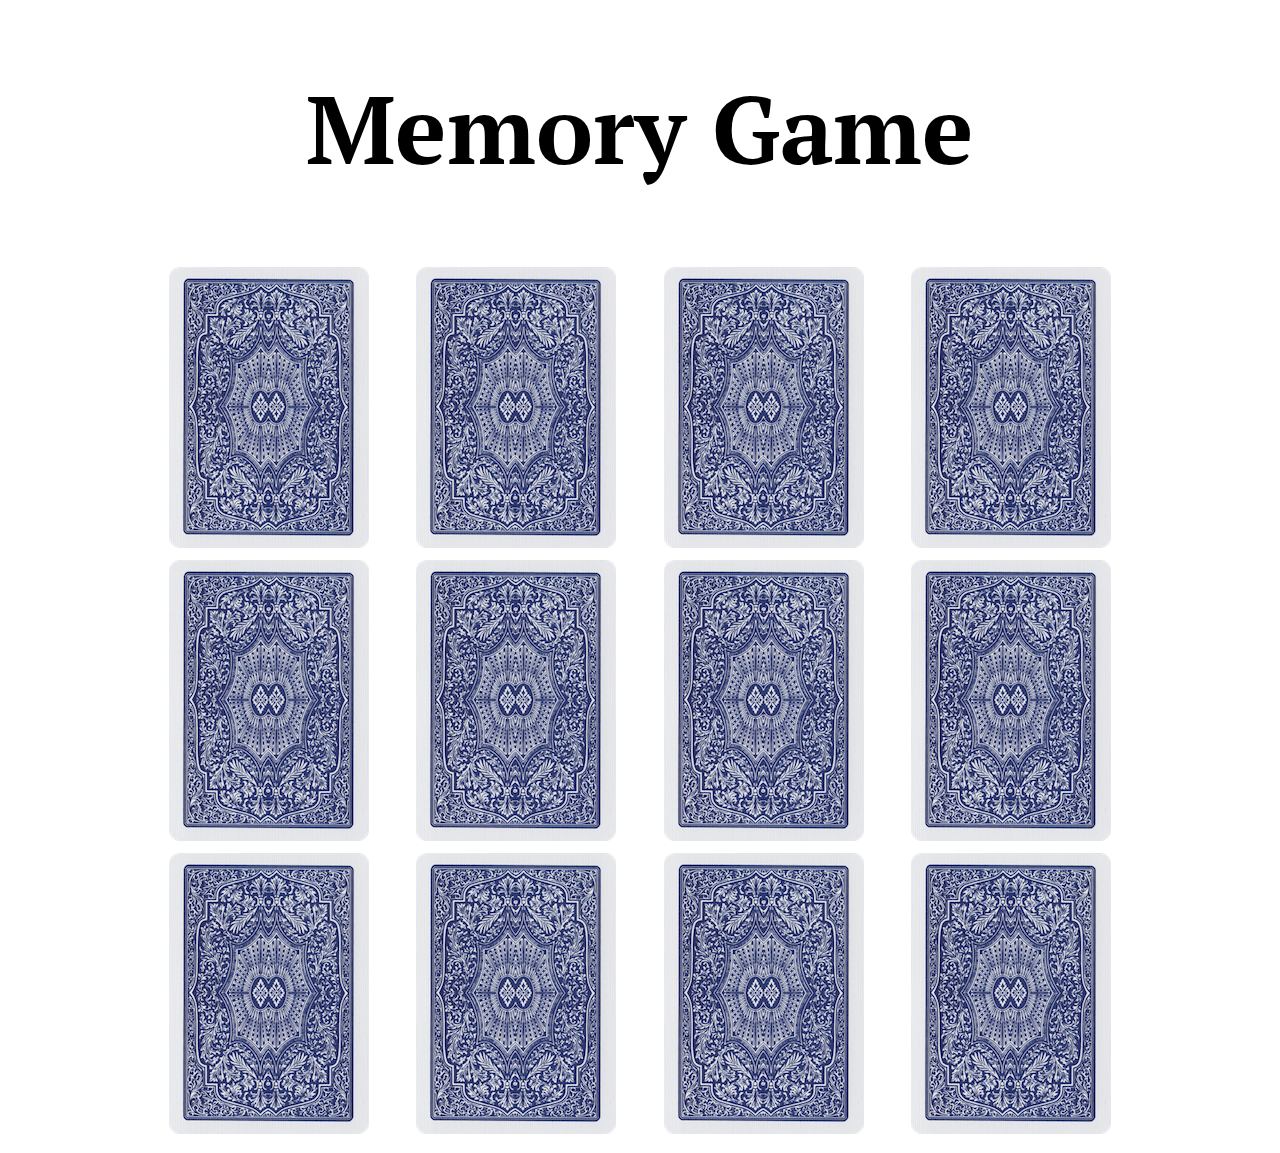
<file: index.html>
<!DOCTYPE html>
<html>
<head>
	<title>Memory Game!</title>
	<link rel="stylesheet" type="text/css" href="./assets/stylesheets/style.css" />
	<link href="http://fonts.googleapis.com/css?family=PT+Serif" rel="stylesheet" type="text/css">
</head>
<body>
	<header id="header"><h1>Memory Game</h1></header>

	<table id="main-table">
		<tr>
			<td id="box1" class="hide"></td>
			<td id="box2" class="hide"></td>
			<td id="box3" class="hide"></td>
			<td id="box4" class="hide"></td>
		</tr>
		<tr>
			<td id="box5" class="hide"></td>
			<td id="box6" class="hide"></td>
			<td id="box7" class="hide"></td>
			<td id="box8" class="hide"></td>
		</tr>
		<tr>
			<td id="box9" class="hide"></td>
			<td id="box10" class="hide"></td>
			<td id="box11" class="hide"></td>
			<td id="box12" class="hide"></td>
		</tr>
	</table>

<script src="./assets/scripts/app.js"></script>
</body>
</html>
</file>
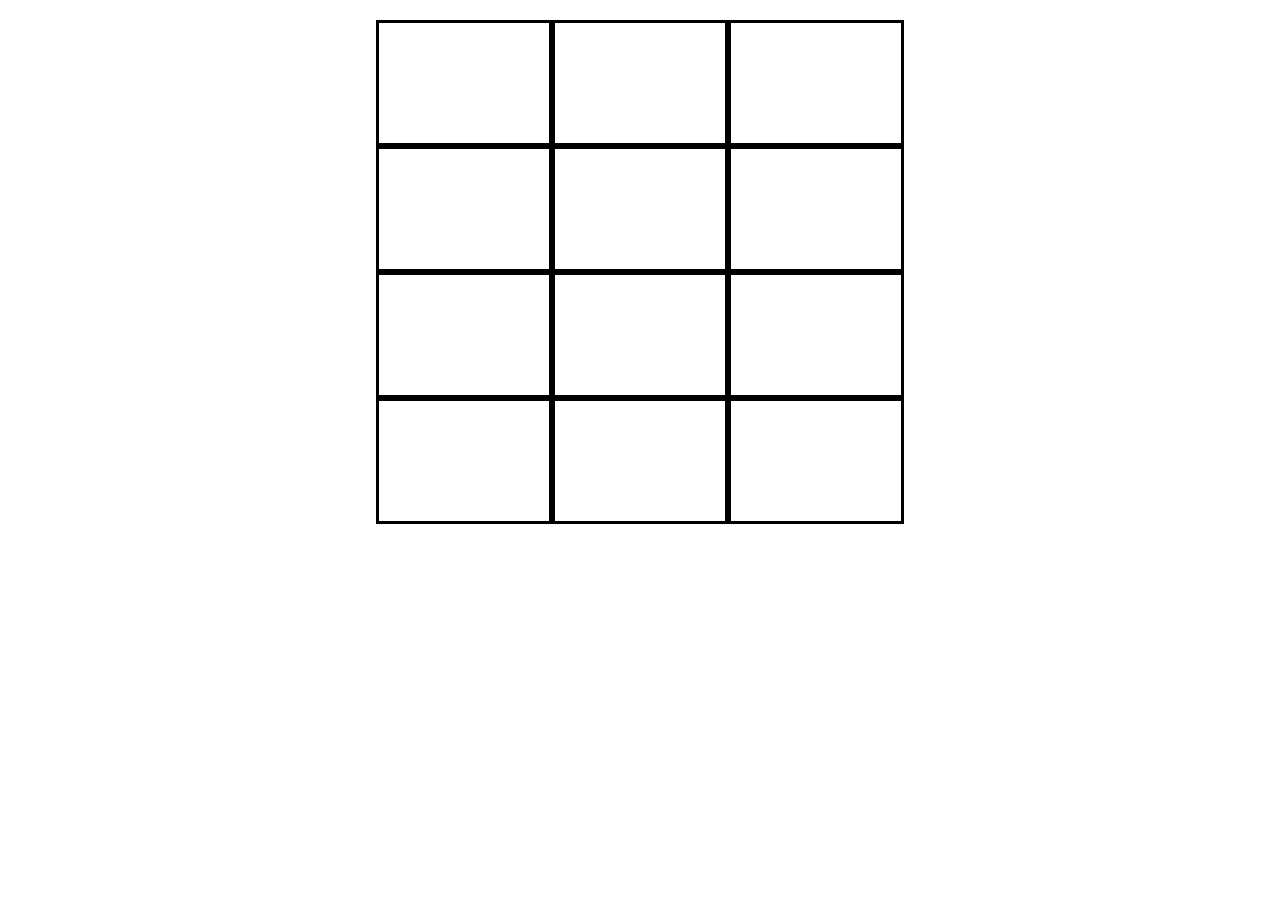
<file: arun_sood/index.html>
<!DOCTYPE html>
<html>

<head>
	<title>Memory Game</title>
	<link rel="stylesheet" href="css/style.css" />
</head>

<body>

<table cellpadding="0" cellspacing="0">
	<tbody>
		<tr>
			<td id="a1"></td>
			<td id="a2"></td>
			<td id="a3"></td>
		</tr>
		<tr>
			<td id="b1"></td>
			<td id="b2"></td>
			<td id="b3"></td>
		</tr>
		<tr>
			<td id="c1"></td>
			<td id="c2"></td>
			<td id="c3"></td>
		</tr>
		<tr>
			<td id="d1"></td>
			<td id="d2"></td>
			<td id="d3"></td>
		</tr>
	</tbody>
</table>

<script src="js/app.js"></script>

</body>

</html>
</file>
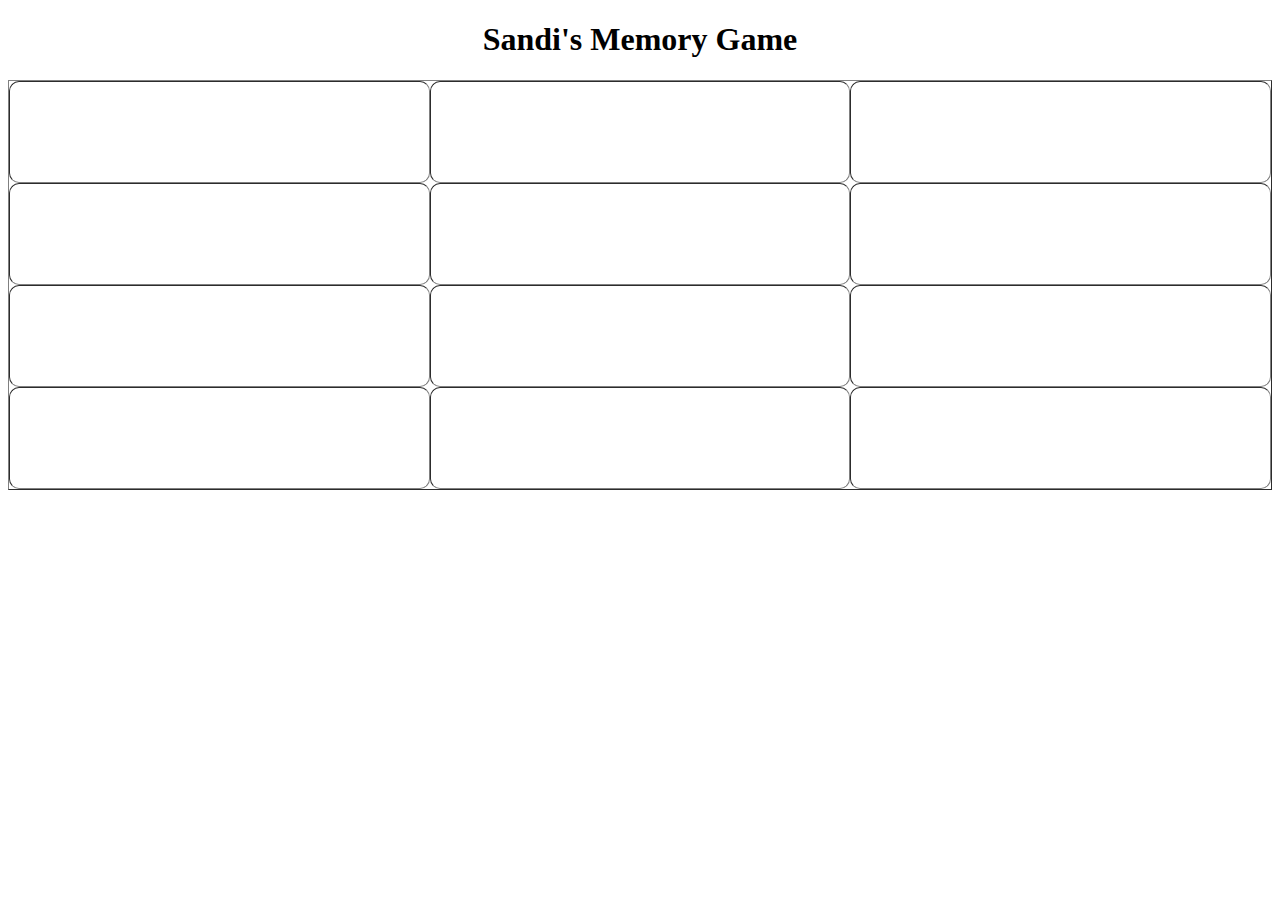
<file: Sandi_homework /index.html>
<!DOCTYPE html>
<html>
<head>
	<title> Sandi's Memory Game Homework </title>
	<meta charset ="utf-8">
	<link rel ="stylesheet" type="text/css" href="memory.css">

</head>
<header> 
<h1> Sandi's Memory Game</h1>
</header>
<body>
<div class="contents">
<table border="1" style="width:100%" cellpadding="0" cellspacing="0">
	<tr class="first_row">
		<td id="box1"><div class="hide"> </div></td>
		<td id="box2"><div class="hide"> </div></td>
		<td  id="box3"><div class="hide"> </div></td>
	</tr>
	<tr class="second row">
		<td id="box4"><div class="hide"> </div></td>
		<td id="box5"><div class="hide"> </div></td>
		<td id="box6"><div class="hide"> </div></td>
	</tr>
	<tr class="third_row">
		<td id="box7"><div class="hide"> </div></td>
		<td id="box8"><div class="hide"> </div></td>
		<td id="box9"><div class="hide"> </div></td>
	</tr>
	<tr class= "fourth_row">
		<td id="box10"><div class="hide"> </div></td>
		<td id="box11"><div class="hide"> </div></td>
		<td id="box12"><div class="hide"> </div></td>
	</tr>

</table>
</div>
</body>
	<script src = "memory_app.js"></script>

</html>
</file>
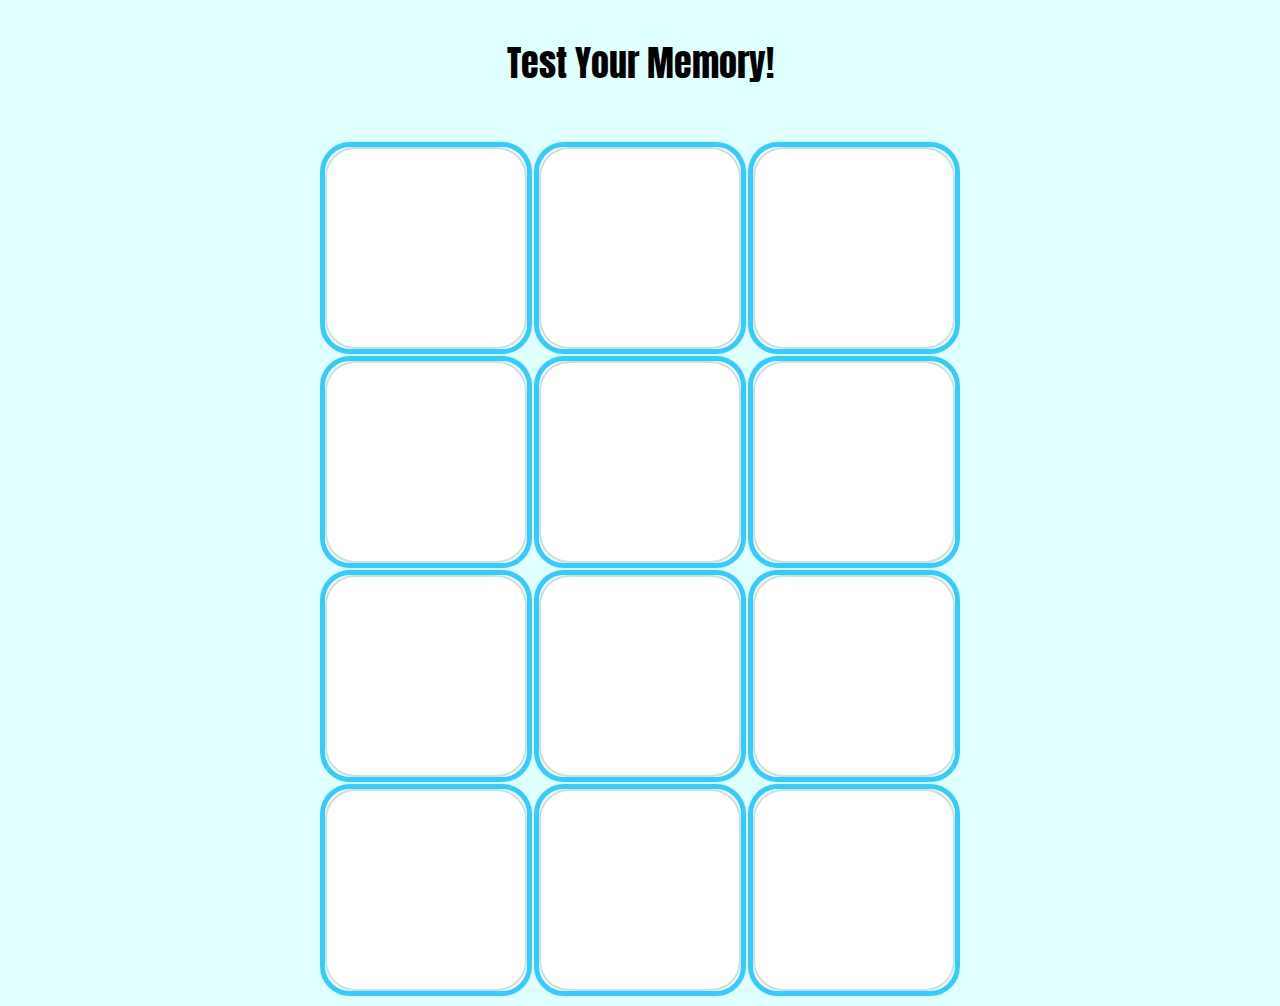
<file: myla_baker/memory-index.html>
<!DOCTYPE html>
<html>
  <head>
  <link rel="stylesheet" type="text/css" href="memory-css.css" />
  <link href='http://fonts.googleapis.com/css?family=Anton' rel='stylesheet' type='text/css'>
  <title>Myla's Memory Game</title>
  </head>
  <body>
    <p>Test Your Memory!</p>
    <table>
      <tr>
        <td id="Block 1" class="table"><div style="display:none"></div></td>
        <td id="Block 2" class="table"><div style="display:none"></div></td>
        <td id="Block 3" class="table"><div style="display:none"></div></td>
      </tr>
      <tr>
        <td id="Block 4" class="table"><div style="display:none"></div></td>
        <td id="Block 5" class="table"><div style="display:none"></div></td>
        <td id="Block 6" class="table"><div style="display:none"></div></td>
      </tr>
      <tr>
        <td id="Block 7" class="table"><div style="display:none"></div></td>
        <td id="Block 8" class="table"><div style="display:none"></div></td>
        <td id="Block 9" class="table"><div style="display:none"></div></td>
      </tr>
      <tr>
        <td id="Block 10" class="table"><div style="display:none"></div></td>
        <td id="Block 11" class="table"><div style="display:none"></div></td>
        <td id="Block 12" class="table"><div style="display:none"></div></td>
      </tr>
    </table>
    <script src="mem-app.js"></script>
  </body>
</html>
</file>
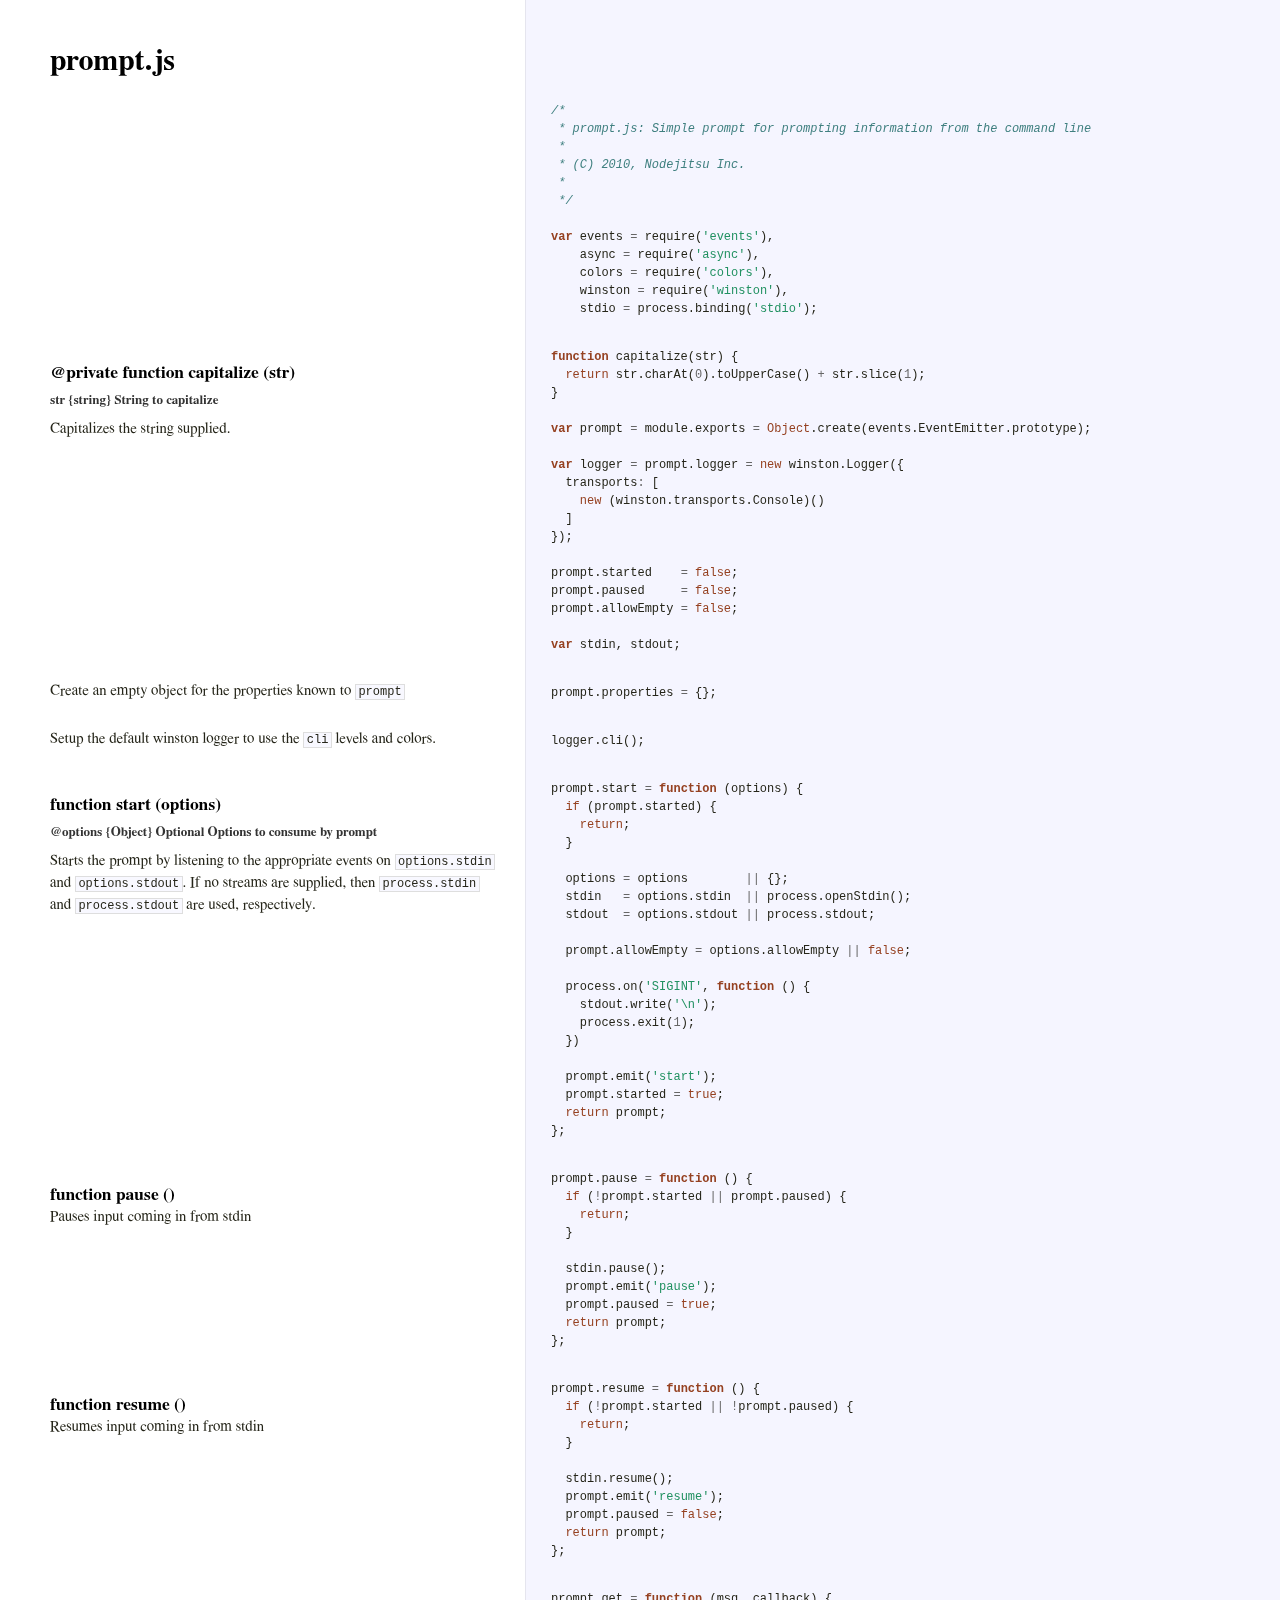
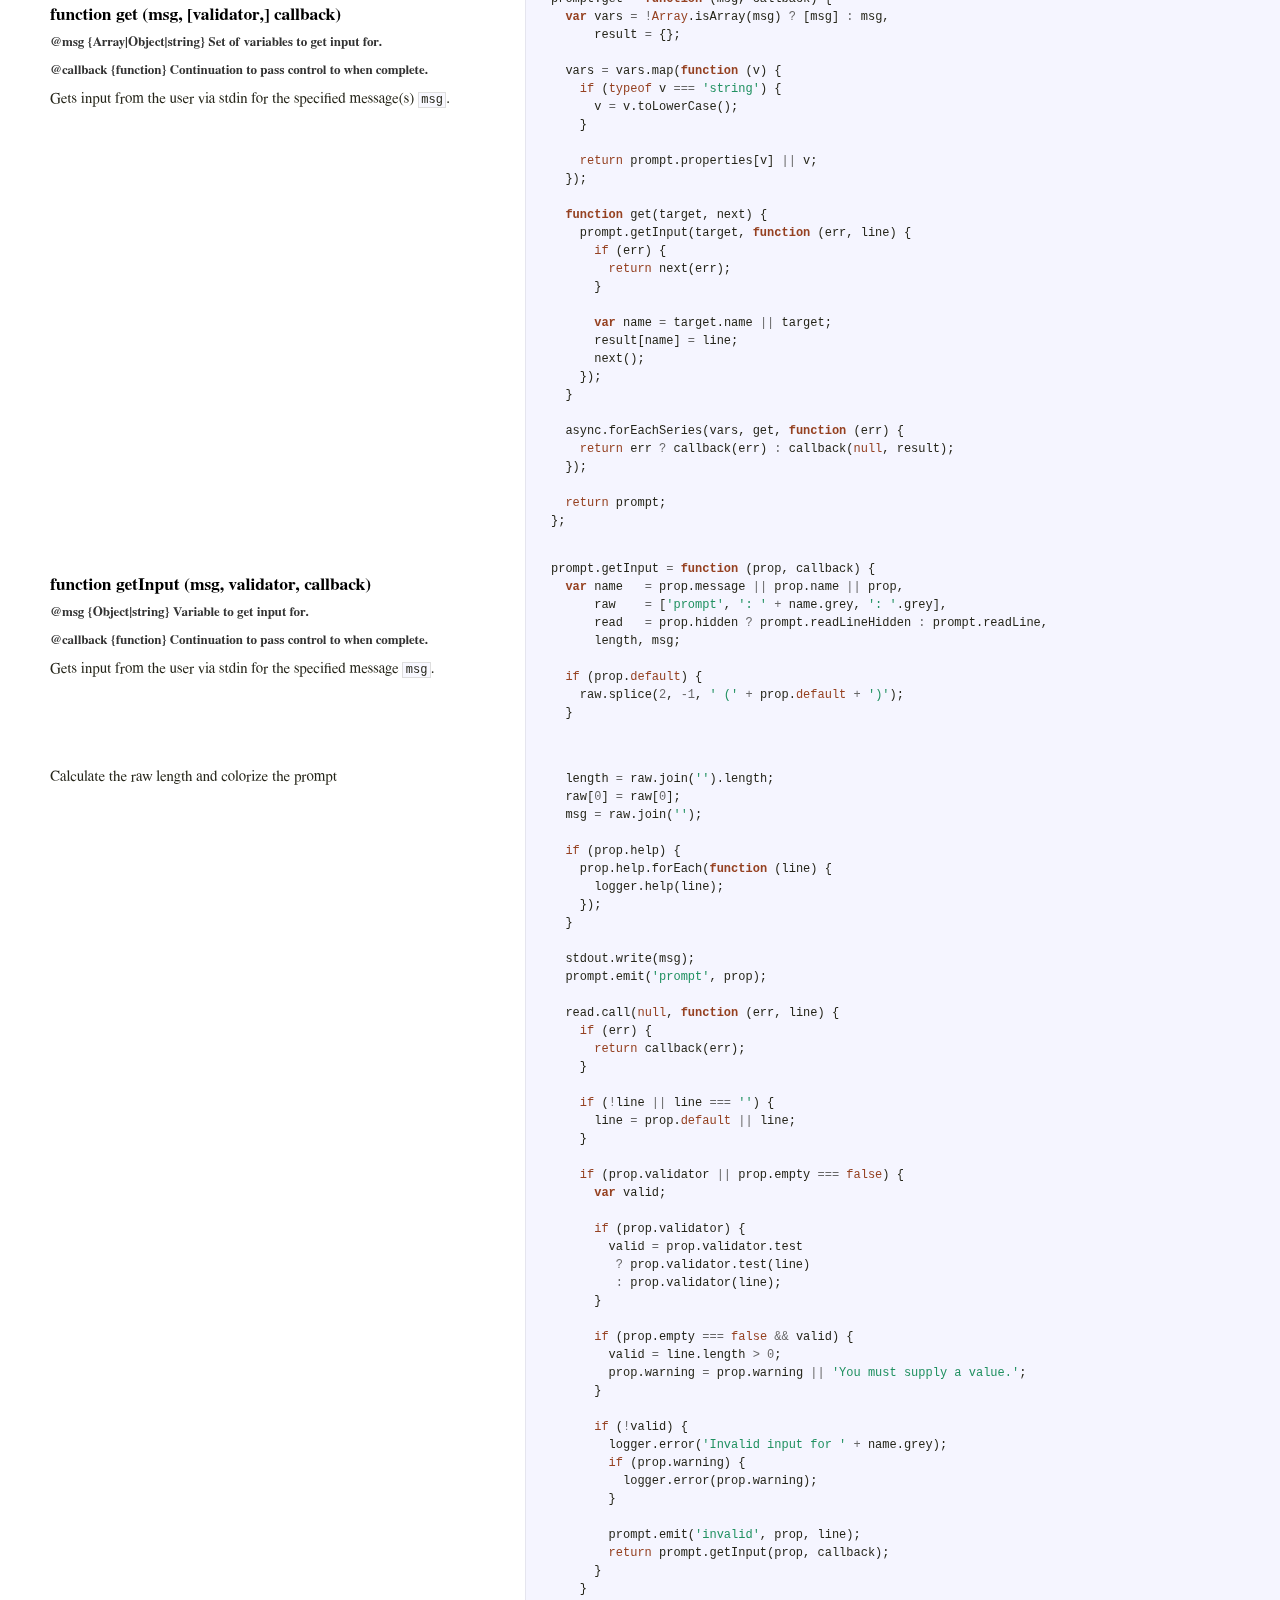
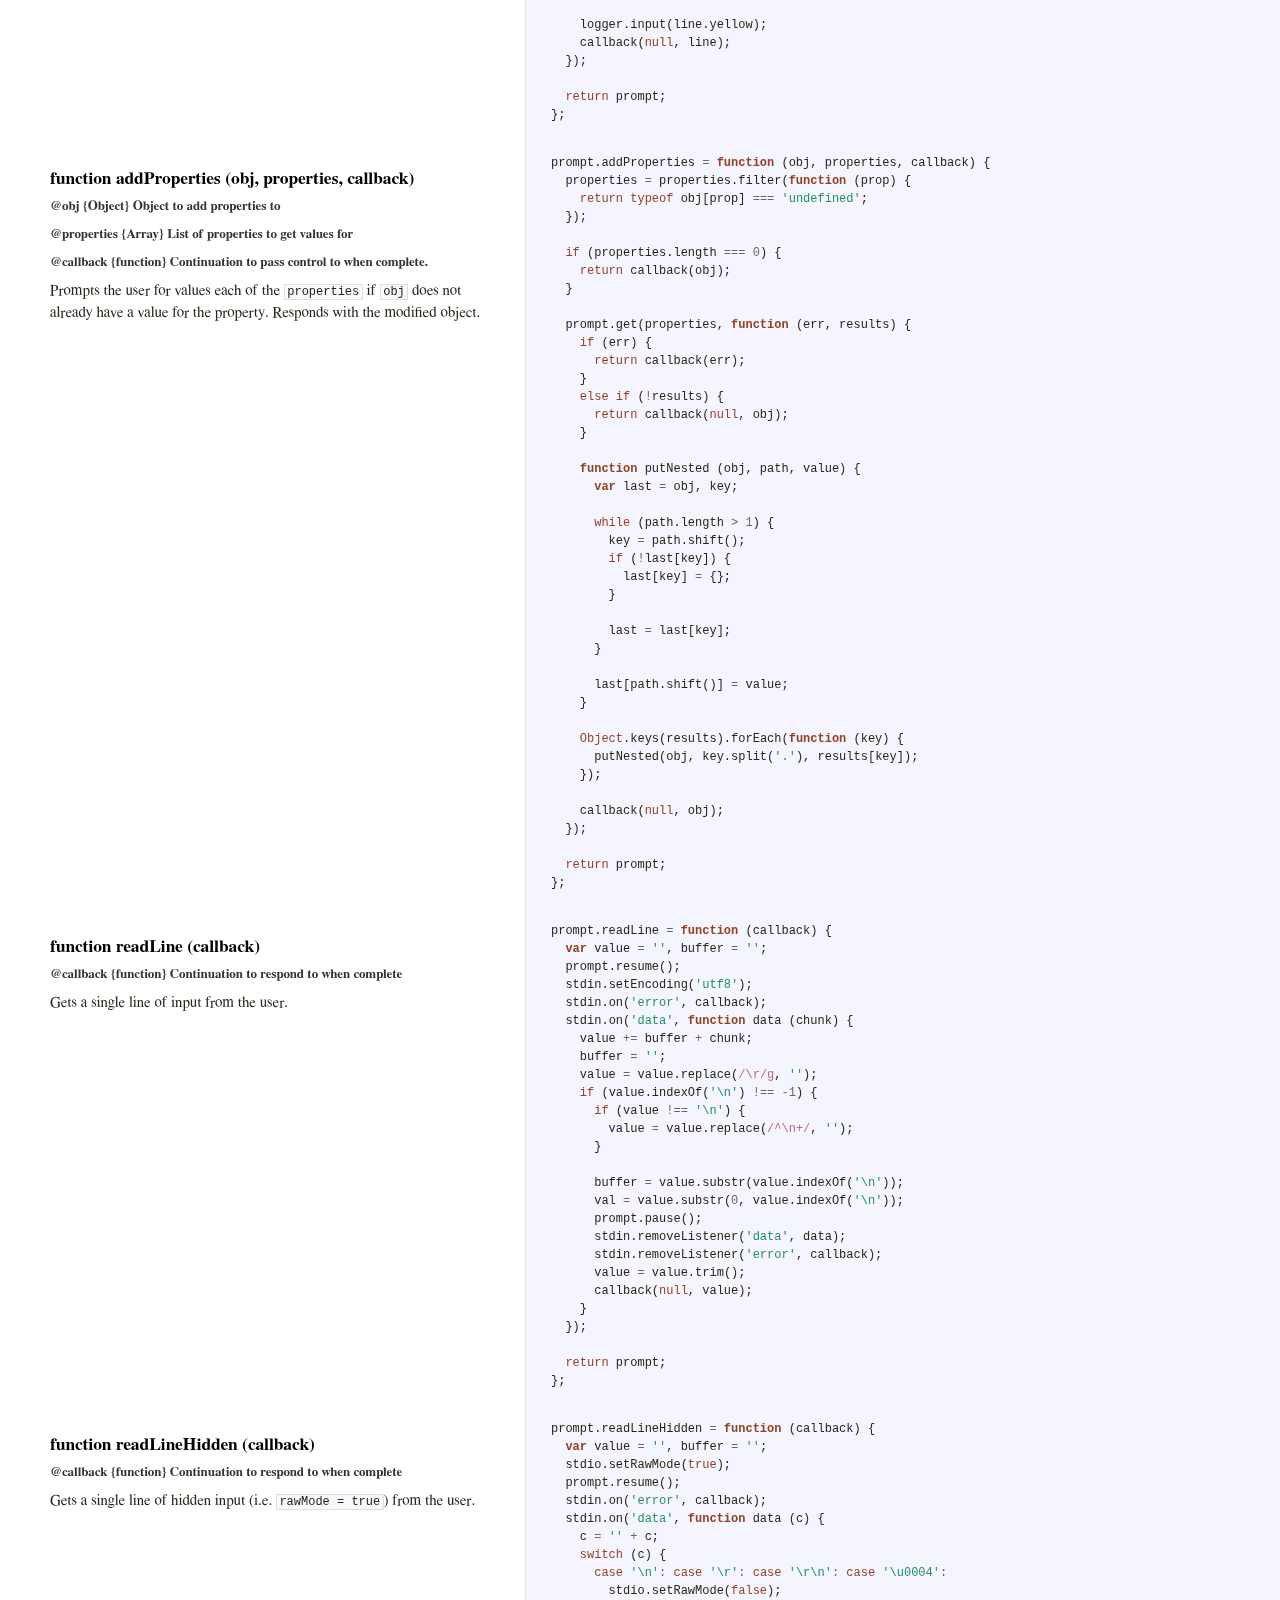
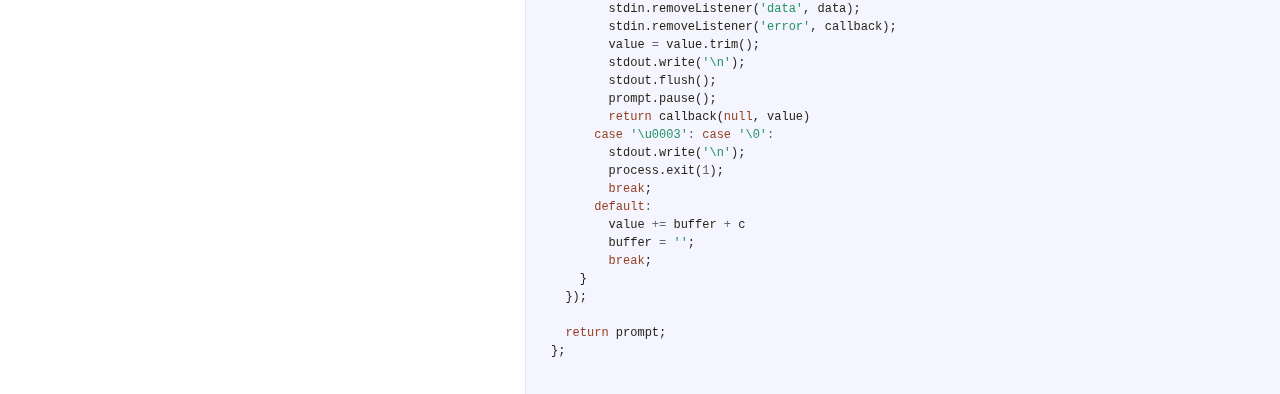
<file: kourosh_karimkhany/node_modules/prompt/docs/prompt.html>
<!DOCTYPE html>  <html> <head>   <title>prompt.js</title>   <meta http-equiv="content-type" content="text/html; charset=UTF-8">   <link rel="stylesheet" media="all" href="docco.css" /> </head> <body>   <div id="container">     <div id="background"></div>          <table cellpadding="0" cellspacing="0">       <thead>         <tr>           <th class="docs">             <h1>               prompt.js             </h1>           </th>           <th class="code">           </th>         </tr>       </thead>       <tbody>                               <tr id="section-1">             <td class="docs">               <div class="pilwrap">                 <a class="pilcrow" href="#section-1">&#182;</a>               </div>                            </td>             <td class="code">               <div class="highlight"><pre><span class="cm">/*</span>
<span class="cm"> * prompt.js: Simple prompt for prompting information from the command line </span>
<span class="cm"> *</span>
<span class="cm"> * (C) 2010, Nodejitsu Inc.</span>
<span class="cm"> *</span>
<span class="cm"> */</span>

<span class="kd">var</span> <span class="nx">events</span> <span class="o">=</span> <span class="nx">require</span><span class="p">(</span><span class="s1">&#39;events&#39;</span><span class="p">),</span>
    <span class="nx">async</span> <span class="o">=</span> <span class="nx">require</span><span class="p">(</span><span class="s1">&#39;async&#39;</span><span class="p">),</span>
    <span class="nx">colors</span> <span class="o">=</span> <span class="nx">require</span><span class="p">(</span><span class="s1">&#39;colors&#39;</span><span class="p">),</span>
    <span class="nx">winston</span> <span class="o">=</span> <span class="nx">require</span><span class="p">(</span><span class="s1">&#39;winston&#39;</span><span class="p">),</span>
    <span class="nx">stdio</span> <span class="o">=</span> <span class="nx">process</span><span class="p">.</span><span class="nx">binding</span><span class="p">(</span><span class="s1">&#39;stdio&#39;</span><span class="p">);</span></pre></div>             </td>           </tr>                               <tr id="section-2">             <td class="docs">               <div class="pilwrap">                 <a class="pilcrow" href="#section-2">&#182;</a>               </div>               <h3>@private function capitalize (str)</h3>

<h4>str {string} String to capitalize</h4>

<p>Capitalizes the string supplied.</p>             </td>             <td class="code">               <div class="highlight"><pre><span class="kd">function</span> <span class="nx">capitalize</span><span class="p">(</span><span class="nx">str</span><span class="p">)</span> <span class="p">{</span>
  <span class="k">return</span> <span class="nx">str</span><span class="p">.</span><span class="nx">charAt</span><span class="p">(</span><span class="mi">0</span><span class="p">).</span><span class="nx">toUpperCase</span><span class="p">()</span> <span class="o">+</span> <span class="nx">str</span><span class="p">.</span><span class="nx">slice</span><span class="p">(</span><span class="mi">1</span><span class="p">);</span>
<span class="p">}</span>

<span class="kd">var</span> <span class="nx">prompt</span> <span class="o">=</span> <span class="nx">module</span><span class="p">.</span><span class="nx">exports</span> <span class="o">=</span> <span class="nb">Object</span><span class="p">.</span><span class="nx">create</span><span class="p">(</span><span class="nx">events</span><span class="p">.</span><span class="nx">EventEmitter</span><span class="p">.</span><span class="nx">prototype</span><span class="p">);</span>

<span class="kd">var</span> <span class="nx">logger</span> <span class="o">=</span> <span class="nx">prompt</span><span class="p">.</span><span class="nx">logger</span> <span class="o">=</span> <span class="k">new</span> <span class="nx">winston</span><span class="p">.</span><span class="nx">Logger</span><span class="p">({</span>
  <span class="nx">transports</span><span class="o">:</span> <span class="p">[</span>
    <span class="k">new</span> <span class="p">(</span><span class="nx">winston</span><span class="p">.</span><span class="nx">transports</span><span class="p">.</span><span class="nx">Console</span><span class="p">)()</span>
  <span class="p">]</span>
<span class="p">});</span>
    
<span class="nx">prompt</span><span class="p">.</span><span class="nx">started</span>    <span class="o">=</span> <span class="kc">false</span><span class="p">;</span>
<span class="nx">prompt</span><span class="p">.</span><span class="nx">paused</span>     <span class="o">=</span> <span class="kc">false</span><span class="p">;</span>
<span class="nx">prompt</span><span class="p">.</span><span class="nx">allowEmpty</span> <span class="o">=</span> <span class="kc">false</span><span class="p">;</span> 

<span class="kd">var</span> <span class="nx">stdin</span><span class="p">,</span> <span class="nx">stdout</span><span class="p">;</span></pre></div>             </td>           </tr>                               <tr id="section-3">             <td class="docs">               <div class="pilwrap">                 <a class="pilcrow" href="#section-3">&#182;</a>               </div>               <p>Create an empty object for the properties 
known to <code>prompt</code></p>             </td>             <td class="code">               <div class="highlight"><pre><span class="nx">prompt</span><span class="p">.</span><span class="nx">properties</span> <span class="o">=</span> <span class="p">{};</span></pre></div>             </td>           </tr>                               <tr id="section-4">             <td class="docs">               <div class="pilwrap">                 <a class="pilcrow" href="#section-4">&#182;</a>               </div>               <p>Setup the default winston logger to use 
the <code>cli</code> levels and colors.</p>             </td>             <td class="code">               <div class="highlight"><pre><span class="nx">logger</span><span class="p">.</span><span class="nx">cli</span><span class="p">();</span></pre></div>             </td>           </tr>                               <tr id="section-5">             <td class="docs">               <div class="pilwrap">                 <a class="pilcrow" href="#section-5">&#182;</a>               </div>               <h3>function start (options)</h3>

<h4>@options {Object} <strong>Optional</strong> Options to consume by prompt</h4>

<p>Starts the prompt by listening to the appropriate events on <code>options.stdin</code>
and <code>options.stdout</code>. If no streams are supplied, then <code>process.stdin</code> 
and <code>process.stdout</code> are used, respectively.</p>             </td>             <td class="code">               <div class="highlight"><pre><span class="nx">prompt</span><span class="p">.</span><span class="nx">start</span> <span class="o">=</span> <span class="kd">function</span> <span class="p">(</span><span class="nx">options</span><span class="p">)</span> <span class="p">{</span>
  <span class="k">if</span> <span class="p">(</span><span class="nx">prompt</span><span class="p">.</span><span class="nx">started</span><span class="p">)</span> <span class="p">{</span>
    <span class="k">return</span><span class="p">;</span>
  <span class="p">}</span>
  
  <span class="nx">options</span> <span class="o">=</span> <span class="nx">options</span>        <span class="o">||</span> <span class="p">{};</span>
  <span class="nx">stdin</span>   <span class="o">=</span> <span class="nx">options</span><span class="p">.</span><span class="nx">stdin</span>  <span class="o">||</span> <span class="nx">process</span><span class="p">.</span><span class="nx">openStdin</span><span class="p">();</span>
  <span class="nx">stdout</span>  <span class="o">=</span> <span class="nx">options</span><span class="p">.</span><span class="nx">stdout</span> <span class="o">||</span> <span class="nx">process</span><span class="p">.</span><span class="nx">stdout</span><span class="p">;</span>
  
  <span class="nx">prompt</span><span class="p">.</span><span class="nx">allowEmpty</span> <span class="o">=</span> <span class="nx">options</span><span class="p">.</span><span class="nx">allowEmpty</span> <span class="o">||</span> <span class="kc">false</span><span class="p">;</span>
  
  <span class="nx">process</span><span class="p">.</span><span class="nx">on</span><span class="p">(</span><span class="s1">&#39;SIGINT&#39;</span><span class="p">,</span> <span class="kd">function</span> <span class="p">()</span> <span class="p">{</span>
    <span class="nx">stdout</span><span class="p">.</span><span class="nx">write</span><span class="p">(</span><span class="s1">&#39;\n&#39;</span><span class="p">);</span>
    <span class="nx">process</span><span class="p">.</span><span class="nx">exit</span><span class="p">(</span><span class="mi">1</span><span class="p">);</span>
  <span class="p">})</span>
  
  <span class="nx">prompt</span><span class="p">.</span><span class="nx">emit</span><span class="p">(</span><span class="s1">&#39;start&#39;</span><span class="p">);</span>
  <span class="nx">prompt</span><span class="p">.</span><span class="nx">started</span> <span class="o">=</span> <span class="kc">true</span><span class="p">;</span>
  <span class="k">return</span> <span class="nx">prompt</span><span class="p">;</span>
<span class="p">};</span></pre></div>             </td>           </tr>                               <tr id="section-6">             <td class="docs">               <div class="pilwrap">                 <a class="pilcrow" href="#section-6">&#182;</a>               </div>               <h3>function pause ()</h3>

<p>Pauses input coming in from stdin</p>             </td>             <td class="code">               <div class="highlight"><pre><span class="nx">prompt</span><span class="p">.</span><span class="nx">pause</span> <span class="o">=</span> <span class="kd">function</span> <span class="p">()</span> <span class="p">{</span>
  <span class="k">if</span> <span class="p">(</span><span class="o">!</span><span class="nx">prompt</span><span class="p">.</span><span class="nx">started</span> <span class="o">||</span> <span class="nx">prompt</span><span class="p">.</span><span class="nx">paused</span><span class="p">)</span> <span class="p">{</span>
    <span class="k">return</span><span class="p">;</span>
  <span class="p">}</span>
  
  <span class="nx">stdin</span><span class="p">.</span><span class="nx">pause</span><span class="p">();</span>
  <span class="nx">prompt</span><span class="p">.</span><span class="nx">emit</span><span class="p">(</span><span class="s1">&#39;pause&#39;</span><span class="p">);</span>
  <span class="nx">prompt</span><span class="p">.</span><span class="nx">paused</span> <span class="o">=</span> <span class="kc">true</span><span class="p">;</span>
  <span class="k">return</span> <span class="nx">prompt</span><span class="p">;</span>
<span class="p">};</span></pre></div>             </td>           </tr>                               <tr id="section-7">             <td class="docs">               <div class="pilwrap">                 <a class="pilcrow" href="#section-7">&#182;</a>               </div>               <h3>function resume ()</h3>

<p>Resumes input coming in from stdin </p>             </td>             <td class="code">               <div class="highlight"><pre><span class="nx">prompt</span><span class="p">.</span><span class="nx">resume</span> <span class="o">=</span> <span class="kd">function</span> <span class="p">()</span> <span class="p">{</span>
  <span class="k">if</span> <span class="p">(</span><span class="o">!</span><span class="nx">prompt</span><span class="p">.</span><span class="nx">started</span> <span class="o">||</span> <span class="o">!</span><span class="nx">prompt</span><span class="p">.</span><span class="nx">paused</span><span class="p">)</span> <span class="p">{</span>
    <span class="k">return</span><span class="p">;</span>
  <span class="p">}</span>
  
  <span class="nx">stdin</span><span class="p">.</span><span class="nx">resume</span><span class="p">();</span>
  <span class="nx">prompt</span><span class="p">.</span><span class="nx">emit</span><span class="p">(</span><span class="s1">&#39;resume&#39;</span><span class="p">);</span>
  <span class="nx">prompt</span><span class="p">.</span><span class="nx">paused</span> <span class="o">=</span> <span class="kc">false</span><span class="p">;</span>
  <span class="k">return</span> <span class="nx">prompt</span><span class="p">;</span>
<span class="p">};</span></pre></div>             </td>           </tr>                               <tr id="section-8">             <td class="docs">               <div class="pilwrap">                 <a class="pilcrow" href="#section-8">&#182;</a>               </div>               <h3>function get (msg, [validator,] callback)</h3>

<h4>@msg {Array|Object|string} Set of variables to get input for.</h4>

<h4>@callback {function} Continuation to pass control to when complete.</h4>

<p>Gets input from the user via stdin for the specified message(s) <code>msg</code>.</p>             </td>             <td class="code">               <div class="highlight"><pre><span class="nx">prompt</span><span class="p">.</span><span class="nx">get</span> <span class="o">=</span> <span class="kd">function</span> <span class="p">(</span><span class="nx">msg</span><span class="p">,</span> <span class="nx">callback</span><span class="p">)</span> <span class="p">{</span>
  <span class="kd">var</span> <span class="nx">vars</span> <span class="o">=</span> <span class="o">!</span><span class="nb">Array</span><span class="p">.</span><span class="nx">isArray</span><span class="p">(</span><span class="nx">msg</span><span class="p">)</span> <span class="o">?</span> <span class="p">[</span><span class="nx">msg</span><span class="p">]</span> <span class="o">:</span> <span class="nx">msg</span><span class="p">,</span>
      <span class="nx">result</span> <span class="o">=</span> <span class="p">{};</span>
  
  <span class="nx">vars</span> <span class="o">=</span> <span class="nx">vars</span><span class="p">.</span><span class="nx">map</span><span class="p">(</span><span class="kd">function</span> <span class="p">(</span><span class="nx">v</span><span class="p">)</span> <span class="p">{</span>
    <span class="k">if</span> <span class="p">(</span><span class="k">typeof</span> <span class="nx">v</span> <span class="o">===</span> <span class="s1">&#39;string&#39;</span><span class="p">)</span> <span class="p">{</span>
      <span class="nx">v</span> <span class="o">=</span> <span class="nx">v</span><span class="p">.</span><span class="nx">toLowerCase</span><span class="p">();</span>
    <span class="p">}</span>
    
    <span class="k">return</span> <span class="nx">prompt</span><span class="p">.</span><span class="nx">properties</span><span class="p">[</span><span class="nx">v</span><span class="p">]</span> <span class="o">||</span> <span class="nx">v</span><span class="p">;</span>
  <span class="p">});</span>
  
  <span class="kd">function</span> <span class="nx">get</span><span class="p">(</span><span class="nx">target</span><span class="p">,</span> <span class="nx">next</span><span class="p">)</span> <span class="p">{</span>
    <span class="nx">prompt</span><span class="p">.</span><span class="nx">getInput</span><span class="p">(</span><span class="nx">target</span><span class="p">,</span> <span class="kd">function</span> <span class="p">(</span><span class="nx">err</span><span class="p">,</span> <span class="nx">line</span><span class="p">)</span> <span class="p">{</span>
      <span class="k">if</span> <span class="p">(</span><span class="nx">err</span><span class="p">)</span> <span class="p">{</span>
        <span class="k">return</span> <span class="nx">next</span><span class="p">(</span><span class="nx">err</span><span class="p">);</span>
      <span class="p">}</span>
      
      <span class="kd">var</span> <span class="nx">name</span> <span class="o">=</span> <span class="nx">target</span><span class="p">.</span><span class="nx">name</span> <span class="o">||</span> <span class="nx">target</span><span class="p">;</span>
      <span class="nx">result</span><span class="p">[</span><span class="nx">name</span><span class="p">]</span> <span class="o">=</span> <span class="nx">line</span><span class="p">;</span>
      <span class="nx">next</span><span class="p">();</span>
    <span class="p">});</span>
  <span class="p">}</span>
  
  <span class="nx">async</span><span class="p">.</span><span class="nx">forEachSeries</span><span class="p">(</span><span class="nx">vars</span><span class="p">,</span> <span class="nx">get</span><span class="p">,</span> <span class="kd">function</span> <span class="p">(</span><span class="nx">err</span><span class="p">)</span> <span class="p">{</span>
    <span class="k">return</span> <span class="nx">err</span> <span class="o">?</span> <span class="nx">callback</span><span class="p">(</span><span class="nx">err</span><span class="p">)</span> <span class="o">:</span> <span class="nx">callback</span><span class="p">(</span><span class="kc">null</span><span class="p">,</span> <span class="nx">result</span><span class="p">);</span>
  <span class="p">});</span>
  
  <span class="k">return</span> <span class="nx">prompt</span><span class="p">;</span>
<span class="p">};</span></pre></div>             </td>           </tr>                               <tr id="section-9">             <td class="docs">               <div class="pilwrap">                 <a class="pilcrow" href="#section-9">&#182;</a>               </div>               <h3>function getInput (msg, validator, callback)</h3>

<h4>@msg {Object|string} Variable to get input for.</h4>

<h4>@callback {function} Continuation to pass control to when complete.</h4>

<p>Gets input from the user via stdin for the specified message <code>msg</code>.</p>             </td>             <td class="code">               <div class="highlight"><pre><span class="nx">prompt</span><span class="p">.</span><span class="nx">getInput</span> <span class="o">=</span> <span class="kd">function</span> <span class="p">(</span><span class="nx">prop</span><span class="p">,</span> <span class="nx">callback</span><span class="p">)</span> <span class="p">{</span>
  <span class="kd">var</span> <span class="nx">name</span>   <span class="o">=</span> <span class="nx">prop</span><span class="p">.</span><span class="nx">message</span> <span class="o">||</span> <span class="nx">prop</span><span class="p">.</span><span class="nx">name</span> <span class="o">||</span> <span class="nx">prop</span><span class="p">,</span>
      <span class="nx">raw</span>    <span class="o">=</span> <span class="p">[</span><span class="s1">&#39;prompt&#39;</span><span class="p">,</span> <span class="s1">&#39;: &#39;</span> <span class="o">+</span> <span class="nx">name</span><span class="p">.</span><span class="nx">grey</span><span class="p">,</span> <span class="s1">&#39;: &#39;</span><span class="p">.</span><span class="nx">grey</span><span class="p">],</span>
      <span class="nx">read</span>   <span class="o">=</span> <span class="nx">prop</span><span class="p">.</span><span class="nx">hidden</span> <span class="o">?</span> <span class="nx">prompt</span><span class="p">.</span><span class="nx">readLineHidden</span> <span class="o">:</span> <span class="nx">prompt</span><span class="p">.</span><span class="nx">readLine</span><span class="p">,</span>
      <span class="nx">length</span><span class="p">,</span> <span class="nx">msg</span><span class="p">;</span>
  
  <span class="k">if</span> <span class="p">(</span><span class="nx">prop</span><span class="p">.</span><span class="k">default</span><span class="p">)</span> <span class="p">{</span>
    <span class="nx">raw</span><span class="p">.</span><span class="nx">splice</span><span class="p">(</span><span class="mi">2</span><span class="p">,</span> <span class="o">-</span><span class="mi">1</span><span class="p">,</span> <span class="s1">&#39; (&#39;</span> <span class="o">+</span> <span class="nx">prop</span><span class="p">.</span><span class="k">default</span> <span class="o">+</span> <span class="s1">&#39;)&#39;</span><span class="p">);</span>
  <span class="p">}</span>
  </pre></div>             </td>           </tr>                               <tr id="section-10">             <td class="docs">               <div class="pilwrap">                 <a class="pilcrow" href="#section-10">&#182;</a>               </div>               <p>Calculate the raw length and colorize the prompt</p>             </td>             <td class="code">               <div class="highlight"><pre>  <span class="nx">length</span> <span class="o">=</span> <span class="nx">raw</span><span class="p">.</span><span class="nx">join</span><span class="p">(</span><span class="s1">&#39;&#39;</span><span class="p">).</span><span class="nx">length</span><span class="p">;</span>
  <span class="nx">raw</span><span class="p">[</span><span class="mi">0</span><span class="p">]</span> <span class="o">=</span> <span class="nx">raw</span><span class="p">[</span><span class="mi">0</span><span class="p">];</span>
  <span class="nx">msg</span> <span class="o">=</span> <span class="nx">raw</span><span class="p">.</span><span class="nx">join</span><span class="p">(</span><span class="s1">&#39;&#39;</span><span class="p">);</span>
  
  <span class="k">if</span> <span class="p">(</span><span class="nx">prop</span><span class="p">.</span><span class="nx">help</span><span class="p">)</span> <span class="p">{</span>
    <span class="nx">prop</span><span class="p">.</span><span class="nx">help</span><span class="p">.</span><span class="nx">forEach</span><span class="p">(</span><span class="kd">function</span> <span class="p">(</span><span class="nx">line</span><span class="p">)</span> <span class="p">{</span>
      <span class="nx">logger</span><span class="p">.</span><span class="nx">help</span><span class="p">(</span><span class="nx">line</span><span class="p">);</span>
    <span class="p">});</span>
  <span class="p">}</span>
  
  <span class="nx">stdout</span><span class="p">.</span><span class="nx">write</span><span class="p">(</span><span class="nx">msg</span><span class="p">);</span> 
  <span class="nx">prompt</span><span class="p">.</span><span class="nx">emit</span><span class="p">(</span><span class="s1">&#39;prompt&#39;</span><span class="p">,</span> <span class="nx">prop</span><span class="p">);</span>
  
  <span class="nx">read</span><span class="p">.</span><span class="nx">call</span><span class="p">(</span><span class="kc">null</span><span class="p">,</span> <span class="kd">function</span> <span class="p">(</span><span class="nx">err</span><span class="p">,</span> <span class="nx">line</span><span class="p">)</span> <span class="p">{</span>
    <span class="k">if</span> <span class="p">(</span><span class="nx">err</span><span class="p">)</span> <span class="p">{</span>
      <span class="k">return</span> <span class="nx">callback</span><span class="p">(</span><span class="nx">err</span><span class="p">);</span>
    <span class="p">}</span>
  
    <span class="k">if</span> <span class="p">(</span><span class="o">!</span><span class="nx">line</span> <span class="o">||</span> <span class="nx">line</span> <span class="o">===</span> <span class="s1">&#39;&#39;</span><span class="p">)</span> <span class="p">{</span>
      <span class="nx">line</span> <span class="o">=</span> <span class="nx">prop</span><span class="p">.</span><span class="k">default</span> <span class="o">||</span> <span class="nx">line</span><span class="p">;</span>
    <span class="p">}</span>
    
    <span class="k">if</span> <span class="p">(</span><span class="nx">prop</span><span class="p">.</span><span class="nx">validator</span> <span class="o">||</span> <span class="nx">prop</span><span class="p">.</span><span class="nx">empty</span> <span class="o">===</span> <span class="kc">false</span><span class="p">)</span> <span class="p">{</span>
      <span class="kd">var</span> <span class="nx">valid</span><span class="p">;</span>
      
      <span class="k">if</span> <span class="p">(</span><span class="nx">prop</span><span class="p">.</span><span class="nx">validator</span><span class="p">)</span> <span class="p">{</span>
        <span class="nx">valid</span> <span class="o">=</span> <span class="nx">prop</span><span class="p">.</span><span class="nx">validator</span><span class="p">.</span><span class="nx">test</span> 
         <span class="o">?</span> <span class="nx">prop</span><span class="p">.</span><span class="nx">validator</span><span class="p">.</span><span class="nx">test</span><span class="p">(</span><span class="nx">line</span><span class="p">)</span>
         <span class="o">:</span> <span class="nx">prop</span><span class="p">.</span><span class="nx">validator</span><span class="p">(</span><span class="nx">line</span><span class="p">);</span>
      <span class="p">}</span>
      
      <span class="k">if</span> <span class="p">(</span><span class="nx">prop</span><span class="p">.</span><span class="nx">empty</span> <span class="o">===</span> <span class="kc">false</span> <span class="o">&amp;&amp;</span> <span class="nx">valid</span><span class="p">)</span> <span class="p">{</span>
        <span class="nx">valid</span> <span class="o">=</span> <span class="nx">line</span><span class="p">.</span><span class="nx">length</span> <span class="o">&gt;</span> <span class="mi">0</span><span class="p">;</span>
        <span class="nx">prop</span><span class="p">.</span><span class="nx">warning</span> <span class="o">=</span> <span class="nx">prop</span><span class="p">.</span><span class="nx">warning</span> <span class="o">||</span> <span class="s1">&#39;You must supply a value.&#39;</span><span class="p">;</span>
      <span class="p">}</span>
      
      <span class="k">if</span> <span class="p">(</span><span class="o">!</span><span class="nx">valid</span><span class="p">)</span> <span class="p">{</span>
        <span class="nx">logger</span><span class="p">.</span><span class="nx">error</span><span class="p">(</span><span class="s1">&#39;Invalid input for &#39;</span> <span class="o">+</span> <span class="nx">name</span><span class="p">.</span><span class="nx">grey</span><span class="p">);</span>
        <span class="k">if</span> <span class="p">(</span><span class="nx">prop</span><span class="p">.</span><span class="nx">warning</span><span class="p">)</span> <span class="p">{</span>
          <span class="nx">logger</span><span class="p">.</span><span class="nx">error</span><span class="p">(</span><span class="nx">prop</span><span class="p">.</span><span class="nx">warning</span><span class="p">);</span>
        <span class="p">}</span>
        
        <span class="nx">prompt</span><span class="p">.</span><span class="nx">emit</span><span class="p">(</span><span class="s1">&#39;invalid&#39;</span><span class="p">,</span> <span class="nx">prop</span><span class="p">,</span> <span class="nx">line</span><span class="p">);</span>
        <span class="k">return</span> <span class="nx">prompt</span><span class="p">.</span><span class="nx">getInput</span><span class="p">(</span><span class="nx">prop</span><span class="p">,</span> <span class="nx">callback</span><span class="p">);</span>
      <span class="p">}</span>
    <span class="p">}</span>
        
    <span class="nx">logger</span><span class="p">.</span><span class="nx">input</span><span class="p">(</span><span class="nx">line</span><span class="p">.</span><span class="nx">yellow</span><span class="p">);</span>
    <span class="nx">callback</span><span class="p">(</span><span class="kc">null</span><span class="p">,</span> <span class="nx">line</span><span class="p">);</span>
  <span class="p">});</span>

  <span class="k">return</span> <span class="nx">prompt</span><span class="p">;</span>
<span class="p">};</span></pre></div>             </td>           </tr>                               <tr id="section-11">             <td class="docs">               <div class="pilwrap">                 <a class="pilcrow" href="#section-11">&#182;</a>               </div>               <h3>function addProperties (obj, properties, callback)</h3>

<h4>@obj {Object} Object to add properties to</h4>

<h4>@properties {Array} List of properties to get values for</h4>

<h4>@callback {function} Continuation to pass control to when complete.</h4>

<p>Prompts the user for values each of the <code>properties</code> if <code>obj</code> does not already
have a value for the property. Responds with the modified object.  </p>             </td>             <td class="code">               <div class="highlight"><pre><span class="nx">prompt</span><span class="p">.</span><span class="nx">addProperties</span> <span class="o">=</span> <span class="kd">function</span> <span class="p">(</span><span class="nx">obj</span><span class="p">,</span> <span class="nx">properties</span><span class="p">,</span> <span class="nx">callback</span><span class="p">)</span> <span class="p">{</span>
  <span class="nx">properties</span> <span class="o">=</span> <span class="nx">properties</span><span class="p">.</span><span class="nx">filter</span><span class="p">(</span><span class="kd">function</span> <span class="p">(</span><span class="nx">prop</span><span class="p">)</span> <span class="p">{</span>
    <span class="k">return</span> <span class="k">typeof</span> <span class="nx">obj</span><span class="p">[</span><span class="nx">prop</span><span class="p">]</span> <span class="o">===</span> <span class="s1">&#39;undefined&#39;</span><span class="p">;</span>
  <span class="p">});</span>
  
  <span class="k">if</span> <span class="p">(</span><span class="nx">properties</span><span class="p">.</span><span class="nx">length</span> <span class="o">===</span> <span class="mi">0</span><span class="p">)</span> <span class="p">{</span>
    <span class="k">return</span> <span class="nx">callback</span><span class="p">(</span><span class="nx">obj</span><span class="p">);</span>
  <span class="p">}</span>
  
  <span class="nx">prompt</span><span class="p">.</span><span class="nx">get</span><span class="p">(</span><span class="nx">properties</span><span class="p">,</span> <span class="kd">function</span> <span class="p">(</span><span class="nx">err</span><span class="p">,</span> <span class="nx">results</span><span class="p">)</span> <span class="p">{</span>
    <span class="k">if</span> <span class="p">(</span><span class="nx">err</span><span class="p">)</span> <span class="p">{</span>
      <span class="k">return</span> <span class="nx">callback</span><span class="p">(</span><span class="nx">err</span><span class="p">);</span>
    <span class="p">}</span>
    <span class="k">else</span> <span class="k">if</span> <span class="p">(</span><span class="o">!</span><span class="nx">results</span><span class="p">)</span> <span class="p">{</span>
      <span class="k">return</span> <span class="nx">callback</span><span class="p">(</span><span class="kc">null</span><span class="p">,</span> <span class="nx">obj</span><span class="p">);</span>
    <span class="p">}</span>
    
    <span class="kd">function</span> <span class="nx">putNested</span> <span class="p">(</span><span class="nx">obj</span><span class="p">,</span> <span class="nx">path</span><span class="p">,</span> <span class="nx">value</span><span class="p">)</span> <span class="p">{</span>
      <span class="kd">var</span> <span class="nx">last</span> <span class="o">=</span> <span class="nx">obj</span><span class="p">,</span> <span class="nx">key</span><span class="p">;</span> 
      
      <span class="k">while</span> <span class="p">(</span><span class="nx">path</span><span class="p">.</span><span class="nx">length</span> <span class="o">&gt;</span> <span class="mi">1</span><span class="p">)</span> <span class="p">{</span>
        <span class="nx">key</span> <span class="o">=</span> <span class="nx">path</span><span class="p">.</span><span class="nx">shift</span><span class="p">();</span>
        <span class="k">if</span> <span class="p">(</span><span class="o">!</span><span class="nx">last</span><span class="p">[</span><span class="nx">key</span><span class="p">])</span> <span class="p">{</span>
          <span class="nx">last</span><span class="p">[</span><span class="nx">key</span><span class="p">]</span> <span class="o">=</span> <span class="p">{};</span>
        <span class="p">}</span>
        
        <span class="nx">last</span> <span class="o">=</span> <span class="nx">last</span><span class="p">[</span><span class="nx">key</span><span class="p">];</span>
      <span class="p">}</span>
      
      <span class="nx">last</span><span class="p">[</span><span class="nx">path</span><span class="p">.</span><span class="nx">shift</span><span class="p">()]</span> <span class="o">=</span> <span class="nx">value</span><span class="p">;</span>
    <span class="p">}</span>
    
    <span class="nb">Object</span><span class="p">.</span><span class="nx">keys</span><span class="p">(</span><span class="nx">results</span><span class="p">).</span><span class="nx">forEach</span><span class="p">(</span><span class="kd">function</span> <span class="p">(</span><span class="nx">key</span><span class="p">)</span> <span class="p">{</span>
      <span class="nx">putNested</span><span class="p">(</span><span class="nx">obj</span><span class="p">,</span> <span class="nx">key</span><span class="p">.</span><span class="nx">split</span><span class="p">(</span><span class="s1">&#39;.&#39;</span><span class="p">),</span> <span class="nx">results</span><span class="p">[</span><span class="nx">key</span><span class="p">]);</span>
    <span class="p">});</span>
    
    <span class="nx">callback</span><span class="p">(</span><span class="kc">null</span><span class="p">,</span> <span class="nx">obj</span><span class="p">);</span>
  <span class="p">});</span>
  
  <span class="k">return</span> <span class="nx">prompt</span><span class="p">;</span>
<span class="p">};</span></pre></div>             </td>           </tr>                               <tr id="section-12">             <td class="docs">               <div class="pilwrap">                 <a class="pilcrow" href="#section-12">&#182;</a>               </div>               <h3>function readLine (callback)</h3>

<h4>@callback {function} Continuation to respond to when complete</h4>

<p>Gets a single line of input from the user. </p>             </td>             <td class="code">               <div class="highlight"><pre><span class="nx">prompt</span><span class="p">.</span><span class="nx">readLine</span> <span class="o">=</span> <span class="kd">function</span> <span class="p">(</span><span class="nx">callback</span><span class="p">)</span> <span class="p">{</span>
  <span class="kd">var</span> <span class="nx">value</span> <span class="o">=</span> <span class="s1">&#39;&#39;</span><span class="p">,</span> <span class="nx">buffer</span> <span class="o">=</span> <span class="s1">&#39;&#39;</span><span class="p">;</span>
  <span class="nx">prompt</span><span class="p">.</span><span class="nx">resume</span><span class="p">();</span>
  <span class="nx">stdin</span><span class="p">.</span><span class="nx">setEncoding</span><span class="p">(</span><span class="s1">&#39;utf8&#39;</span><span class="p">);</span>
  <span class="nx">stdin</span><span class="p">.</span><span class="nx">on</span><span class="p">(</span><span class="s1">&#39;error&#39;</span><span class="p">,</span> <span class="nx">callback</span><span class="p">);</span>
  <span class="nx">stdin</span><span class="p">.</span><span class="nx">on</span><span class="p">(</span><span class="s1">&#39;data&#39;</span><span class="p">,</span> <span class="kd">function</span> <span class="nx">data</span> <span class="p">(</span><span class="nx">chunk</span><span class="p">)</span> <span class="p">{</span>
    <span class="nx">value</span> <span class="o">+=</span> <span class="nx">buffer</span> <span class="o">+</span> <span class="nx">chunk</span><span class="p">;</span>
    <span class="nx">buffer</span> <span class="o">=</span> <span class="s1">&#39;&#39;</span><span class="p">;</span>
    <span class="nx">value</span> <span class="o">=</span> <span class="nx">value</span><span class="p">.</span><span class="nx">replace</span><span class="p">(</span><span class="sr">/\r/g</span><span class="p">,</span> <span class="s1">&#39;&#39;</span><span class="p">);</span>
    <span class="k">if</span> <span class="p">(</span><span class="nx">value</span><span class="p">.</span><span class="nx">indexOf</span><span class="p">(</span><span class="s1">&#39;\n&#39;</span><span class="p">)</span> <span class="o">!==</span> <span class="o">-</span><span class="mi">1</span><span class="p">)</span> <span class="p">{</span>
      <span class="k">if</span> <span class="p">(</span><span class="nx">value</span> <span class="o">!==</span> <span class="s1">&#39;\n&#39;</span><span class="p">)</span> <span class="p">{</span>
        <span class="nx">value</span> <span class="o">=</span> <span class="nx">value</span><span class="p">.</span><span class="nx">replace</span><span class="p">(</span><span class="sr">/^\n+/</span><span class="p">,</span> <span class="s1">&#39;&#39;</span><span class="p">);</span>
      <span class="p">}</span>
      
      <span class="nx">buffer</span> <span class="o">=</span> <span class="nx">value</span><span class="p">.</span><span class="nx">substr</span><span class="p">(</span><span class="nx">value</span><span class="p">.</span><span class="nx">indexOf</span><span class="p">(</span><span class="s1">&#39;\n&#39;</span><span class="p">));</span>
      <span class="nx">val</span> <span class="o">=</span> <span class="nx">value</span><span class="p">.</span><span class="nx">substr</span><span class="p">(</span><span class="mi">0</span><span class="p">,</span> <span class="nx">value</span><span class="p">.</span><span class="nx">indexOf</span><span class="p">(</span><span class="s1">&#39;\n&#39;</span><span class="p">));</span>
      <span class="nx">prompt</span><span class="p">.</span><span class="nx">pause</span><span class="p">();</span>
      <span class="nx">stdin</span><span class="p">.</span><span class="nx">removeListener</span><span class="p">(</span><span class="s1">&#39;data&#39;</span><span class="p">,</span> <span class="nx">data</span><span class="p">);</span>
      <span class="nx">stdin</span><span class="p">.</span><span class="nx">removeListener</span><span class="p">(</span><span class="s1">&#39;error&#39;</span><span class="p">,</span> <span class="nx">callback</span><span class="p">);</span>
      <span class="nx">value</span> <span class="o">=</span> <span class="nx">value</span><span class="p">.</span><span class="nx">trim</span><span class="p">();</span>
      <span class="nx">callback</span><span class="p">(</span><span class="kc">null</span><span class="p">,</span> <span class="nx">value</span><span class="p">);</span>
    <span class="p">}</span>
  <span class="p">});</span>
  
  <span class="k">return</span> <span class="nx">prompt</span><span class="p">;</span>
<span class="p">};</span></pre></div>             </td>           </tr>                               <tr id="section-13">             <td class="docs">               <div class="pilwrap">                 <a class="pilcrow" href="#section-13">&#182;</a>               </div>               <h3>function readLineHidden (callback)</h3>

<h4>@callback {function} Continuation to respond to when complete</h4>

<p>Gets a single line of hidden input (i.e. <code>rawMode = true</code>) from the user. </p>             </td>             <td class="code">               <div class="highlight"><pre><span class="nx">prompt</span><span class="p">.</span><span class="nx">readLineHidden</span> <span class="o">=</span> <span class="kd">function</span> <span class="p">(</span><span class="nx">callback</span><span class="p">)</span> <span class="p">{</span>
  <span class="kd">var</span> <span class="nx">value</span> <span class="o">=</span> <span class="s1">&#39;&#39;</span><span class="p">,</span> <span class="nx">buffer</span> <span class="o">=</span> <span class="s1">&#39;&#39;</span><span class="p">;</span>
  <span class="nx">stdio</span><span class="p">.</span><span class="nx">setRawMode</span><span class="p">(</span><span class="kc">true</span><span class="p">);</span>
  <span class="nx">prompt</span><span class="p">.</span><span class="nx">resume</span><span class="p">();</span>
  <span class="nx">stdin</span><span class="p">.</span><span class="nx">on</span><span class="p">(</span><span class="s1">&#39;error&#39;</span><span class="p">,</span> <span class="nx">callback</span><span class="p">);</span>
  <span class="nx">stdin</span><span class="p">.</span><span class="nx">on</span><span class="p">(</span><span class="s1">&#39;data&#39;</span><span class="p">,</span> <span class="kd">function</span> <span class="nx">data</span> <span class="p">(</span><span class="nx">c</span><span class="p">)</span> <span class="p">{</span>
    <span class="nx">c</span> <span class="o">=</span> <span class="s1">&#39;&#39;</span> <span class="o">+</span> <span class="nx">c</span><span class="p">;</span>
    <span class="k">switch</span> <span class="p">(</span><span class="nx">c</span><span class="p">)</span> <span class="p">{</span>
      <span class="k">case</span> <span class="s1">&#39;\n&#39;</span><span class="o">:</span> <span class="k">case</span> <span class="s1">&#39;\r&#39;</span><span class="o">:</span> <span class="k">case</span> <span class="s1">&#39;\r\n&#39;</span><span class="o">:</span> <span class="k">case</span> <span class="s1">&#39;\u0004&#39;</span><span class="o">:</span>
        <span class="nx">stdio</span><span class="p">.</span><span class="nx">setRawMode</span><span class="p">(</span><span class="kc">false</span><span class="p">);</span>
        <span class="nx">stdin</span><span class="p">.</span><span class="nx">removeListener</span><span class="p">(</span><span class="s1">&#39;data&#39;</span><span class="p">,</span> <span class="nx">data</span><span class="p">);</span>
        <span class="nx">stdin</span><span class="p">.</span><span class="nx">removeListener</span><span class="p">(</span><span class="s1">&#39;error&#39;</span><span class="p">,</span> <span class="nx">callback</span><span class="p">);</span>
        <span class="nx">value</span> <span class="o">=</span> <span class="nx">value</span><span class="p">.</span><span class="nx">trim</span><span class="p">();</span>
        <span class="nx">stdout</span><span class="p">.</span><span class="nx">write</span><span class="p">(</span><span class="s1">&#39;\n&#39;</span><span class="p">);</span>
        <span class="nx">stdout</span><span class="p">.</span><span class="nx">flush</span><span class="p">();</span>
        <span class="nx">prompt</span><span class="p">.</span><span class="nx">pause</span><span class="p">();</span>
        <span class="k">return</span> <span class="nx">callback</span><span class="p">(</span><span class="kc">null</span><span class="p">,</span> <span class="nx">value</span><span class="p">)</span>
      <span class="k">case</span> <span class="s1">&#39;\u0003&#39;</span><span class="o">:</span> <span class="k">case</span> <span class="s1">&#39;\0&#39;</span><span class="o">:</span>
        <span class="nx">stdout</span><span class="p">.</span><span class="nx">write</span><span class="p">(</span><span class="s1">&#39;\n&#39;</span><span class="p">);</span>
        <span class="nx">process</span><span class="p">.</span><span class="nx">exit</span><span class="p">(</span><span class="mi">1</span><span class="p">);</span>
        <span class="k">break</span><span class="p">;</span>
      <span class="k">default</span><span class="o">:</span>
        <span class="nx">value</span> <span class="o">+=</span> <span class="nx">buffer</span> <span class="o">+</span> <span class="nx">c</span>
        <span class="nx">buffer</span> <span class="o">=</span> <span class="s1">&#39;&#39;</span><span class="p">;</span>
        <span class="k">break</span><span class="p">;</span>
    <span class="p">}</span>
  <span class="p">});</span>
  
  <span class="k">return</span> <span class="nx">prompt</span><span class="p">;</span>
<span class="p">};</span>

</pre></div>             </td>           </tr>                </tbody>     </table>   </div> </body> </html>
</file>
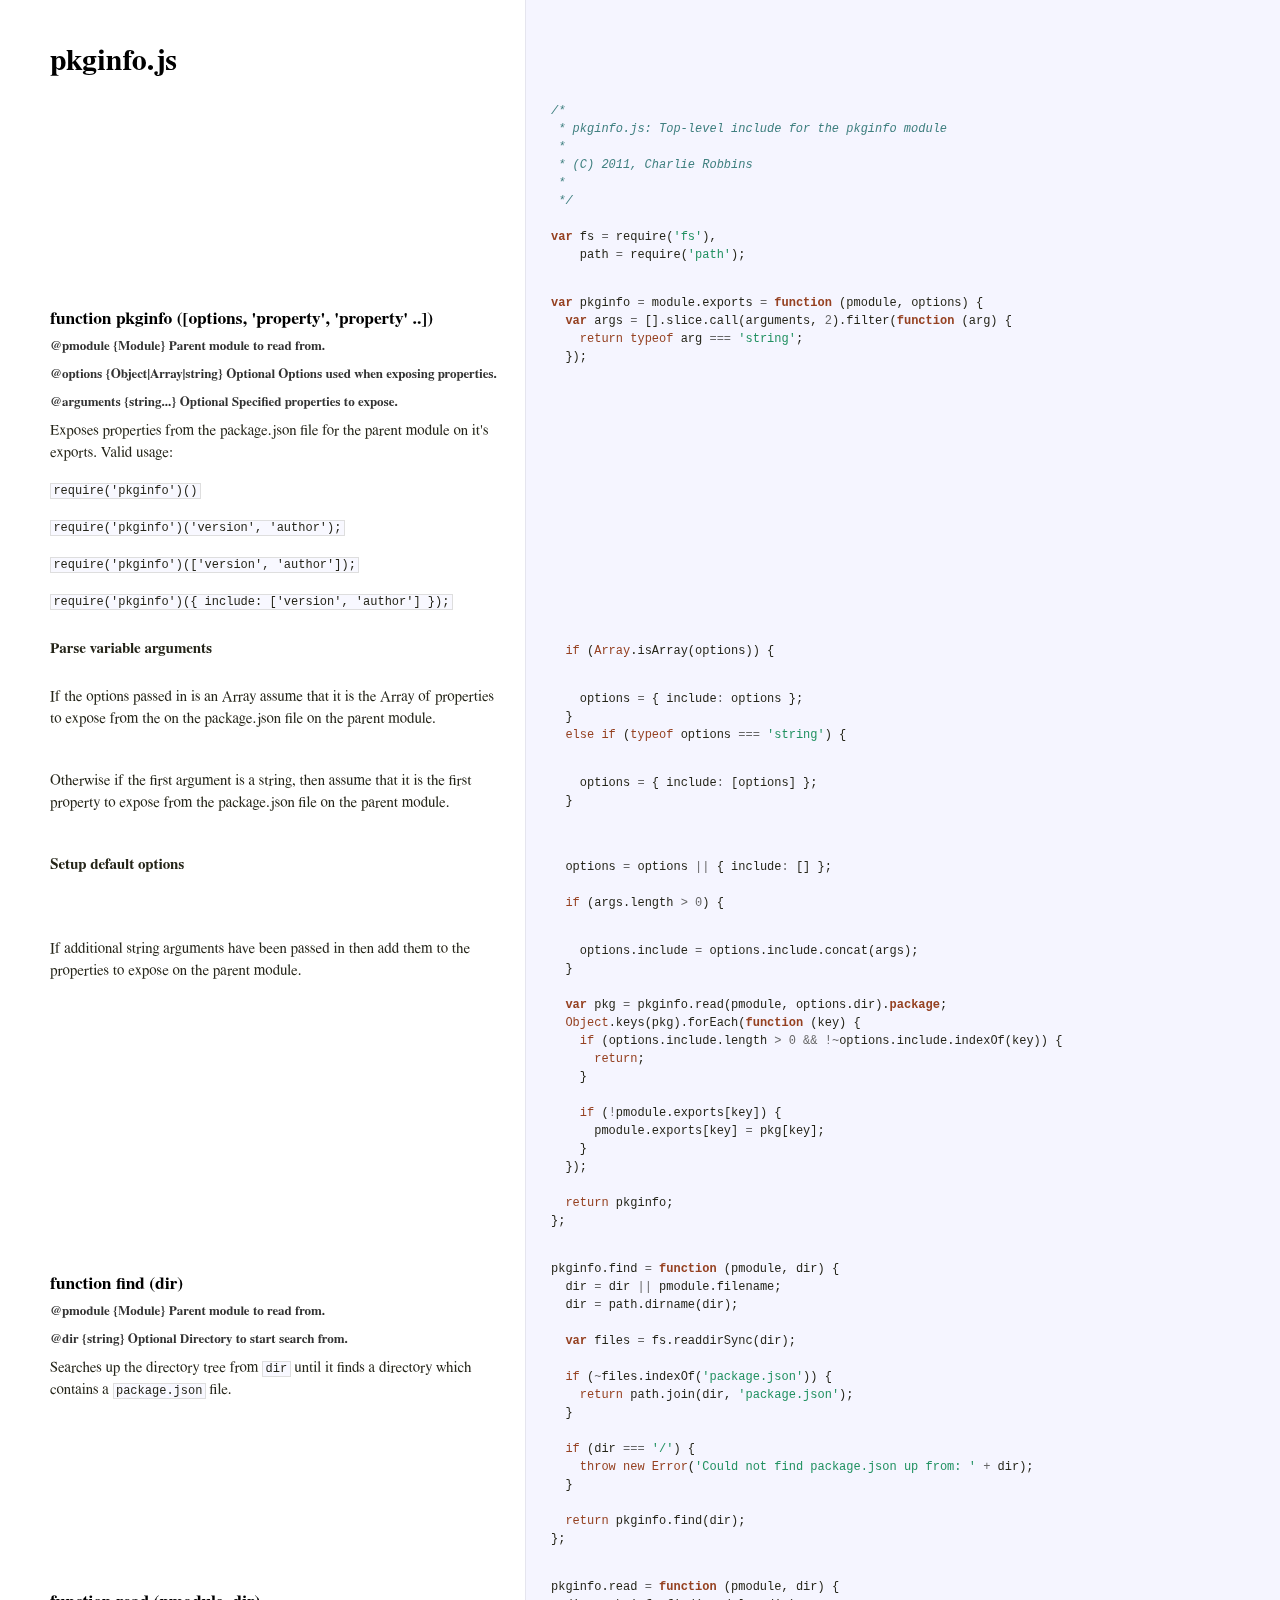
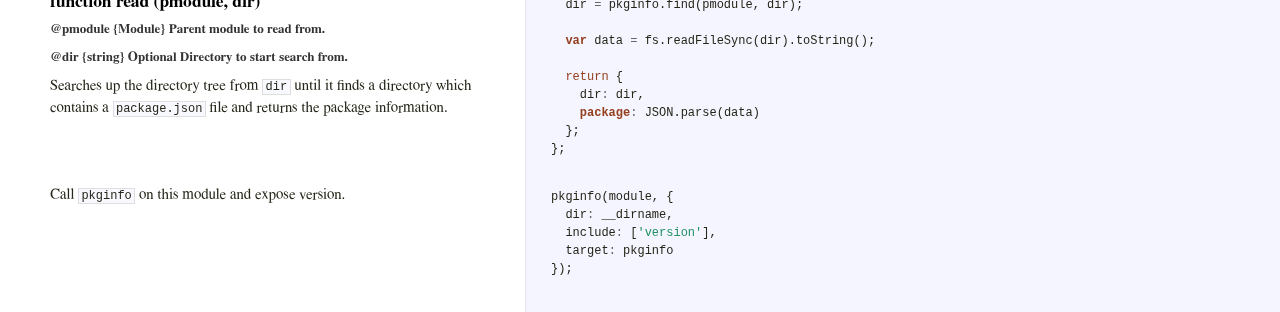
<file: kourosh_karimkhany/node_modules/prompt/node_modules/pkginfo/docs/pkginfo.html>
<!DOCTYPE html>  <html> <head>   <title>pkginfo.js</title>   <meta http-equiv="content-type" content="text/html; charset=UTF-8">   <link rel="stylesheet" media="all" href="docco.css" /> </head> <body>   <div id="container">     <div id="background"></div>          <table cellpadding="0" cellspacing="0">       <thead>         <tr>           <th class="docs">             <h1>               pkginfo.js             </h1>           </th>           <th class="code">           </th>         </tr>       </thead>       <tbody>                               <tr id="section-1">             <td class="docs">               <div class="pilwrap">                 <a class="pilcrow" href="#section-1">&#182;</a>               </div>                            </td>             <td class="code">               <div class="highlight"><pre><span class="cm">/*</span>
<span class="cm"> * pkginfo.js: Top-level include for the pkginfo module</span>
<span class="cm"> *</span>
<span class="cm"> * (C) 2011, Charlie Robbins</span>
<span class="cm"> *</span>
<span class="cm"> */</span>
 
<span class="kd">var</span> <span class="nx">fs</span> <span class="o">=</span> <span class="nx">require</span><span class="p">(</span><span class="s1">&#39;fs&#39;</span><span class="p">),</span>
    <span class="nx">path</span> <span class="o">=</span> <span class="nx">require</span><span class="p">(</span><span class="s1">&#39;path&#39;</span><span class="p">);</span></pre></div>             </td>           </tr>                               <tr id="section-2">             <td class="docs">               <div class="pilwrap">                 <a class="pilcrow" href="#section-2">&#182;</a>               </div>               <h3>function pkginfo ([options, 'property', 'property' ..])</h3>

<h4>@pmodule {Module} Parent module to read from.</h4>

<h4>@options {Object|Array|string} <strong>Optional</strong> Options used when exposing properties.</h4>

<h4>@arguments {string...} <strong>Optional</strong> Specified properties to expose.</h4>

<p>Exposes properties from the package.json file for the parent module on 
it's exports. Valid usage:</p>

<p><code>require('pkginfo')()</code></p>

<p><code>require('pkginfo')('version', 'author');</code></p>

<p><code>require('pkginfo')(['version', 'author']);</code></p>

<p><code>require('pkginfo')({ include: ['version', 'author'] });</code></p>             </td>             <td class="code">               <div class="highlight"><pre><span class="kd">var</span> <span class="nx">pkginfo</span> <span class="o">=</span> <span class="nx">module</span><span class="p">.</span><span class="nx">exports</span> <span class="o">=</span> <span class="kd">function</span> <span class="p">(</span><span class="nx">pmodule</span><span class="p">,</span> <span class="nx">options</span><span class="p">)</span> <span class="p">{</span>
  <span class="kd">var</span> <span class="nx">args</span> <span class="o">=</span> <span class="p">[].</span><span class="nx">slice</span><span class="p">.</span><span class="nx">call</span><span class="p">(</span><span class="nx">arguments</span><span class="p">,</span> <span class="mi">2</span><span class="p">).</span><span class="nx">filter</span><span class="p">(</span><span class="kd">function</span> <span class="p">(</span><span class="nx">arg</span><span class="p">)</span> <span class="p">{</span>
    <span class="k">return</span> <span class="k">typeof</span> <span class="nx">arg</span> <span class="o">===</span> <span class="s1">&#39;string&#39;</span><span class="p">;</span>
  <span class="p">});</span>
  </pre></div>             </td>           </tr>                               <tr id="section-3">             <td class="docs">               <div class="pilwrap">                 <a class="pilcrow" href="#section-3">&#182;</a>               </div>               <p><strong>Parse variable arguments</strong></p>             </td>             <td class="code">               <div class="highlight"><pre>  <span class="k">if</span> <span class="p">(</span><span class="nb">Array</span><span class="p">.</span><span class="nx">isArray</span><span class="p">(</span><span class="nx">options</span><span class="p">))</span> <span class="p">{</span></pre></div>             </td>           </tr>                               <tr id="section-4">             <td class="docs">               <div class="pilwrap">                 <a class="pilcrow" href="#section-4">&#182;</a>               </div>               <p>If the options passed in is an Array assume that
it is the Array of properties to expose from the
on the package.json file on the parent module.</p>             </td>             <td class="code">               <div class="highlight"><pre>    <span class="nx">options</span> <span class="o">=</span> <span class="p">{</span> <span class="nx">include</span><span class="o">:</span> <span class="nx">options</span> <span class="p">};</span>
  <span class="p">}</span>
  <span class="k">else</span> <span class="k">if</span> <span class="p">(</span><span class="k">typeof</span> <span class="nx">options</span> <span class="o">===</span> <span class="s1">&#39;string&#39;</span><span class="p">)</span> <span class="p">{</span></pre></div>             </td>           </tr>                               <tr id="section-5">             <td class="docs">               <div class="pilwrap">                 <a class="pilcrow" href="#section-5">&#182;</a>               </div>               <p>Otherwise if the first argument is a string, then
assume that it is the first property to expose from
the package.json file on the parent module.</p>             </td>             <td class="code">               <div class="highlight"><pre>    <span class="nx">options</span> <span class="o">=</span> <span class="p">{</span> <span class="nx">include</span><span class="o">:</span> <span class="p">[</span><span class="nx">options</span><span class="p">]</span> <span class="p">};</span>
  <span class="p">}</span>
  </pre></div>             </td>           </tr>                               <tr id="section-6">             <td class="docs">               <div class="pilwrap">                 <a class="pilcrow" href="#section-6">&#182;</a>               </div>               <p><strong>Setup default options</strong></p>             </td>             <td class="code">               <div class="highlight"><pre>  <span class="nx">options</span> <span class="o">=</span> <span class="nx">options</span> <span class="o">||</span> <span class="p">{</span> <span class="nx">include</span><span class="o">:</span> <span class="p">[]</span> <span class="p">};</span>
  
  <span class="k">if</span> <span class="p">(</span><span class="nx">args</span><span class="p">.</span><span class="nx">length</span> <span class="o">&gt;</span> <span class="mi">0</span><span class="p">)</span> <span class="p">{</span></pre></div>             </td>           </tr>                               <tr id="section-7">             <td class="docs">               <div class="pilwrap">                 <a class="pilcrow" href="#section-7">&#182;</a>               </div>               <p>If additional string arguments have been passed in
then add them to the properties to expose on the 
parent module. </p>             </td>             <td class="code">               <div class="highlight"><pre>    <span class="nx">options</span><span class="p">.</span><span class="nx">include</span> <span class="o">=</span> <span class="nx">options</span><span class="p">.</span><span class="nx">include</span><span class="p">.</span><span class="nx">concat</span><span class="p">(</span><span class="nx">args</span><span class="p">);</span>
  <span class="p">}</span>
  
  <span class="kd">var</span> <span class="nx">pkg</span> <span class="o">=</span> <span class="nx">pkginfo</span><span class="p">.</span><span class="nx">read</span><span class="p">(</span><span class="nx">pmodule</span><span class="p">,</span> <span class="nx">options</span><span class="p">.</span><span class="nx">dir</span><span class="p">).</span><span class="kr">package</span><span class="p">;</span>
  <span class="nb">Object</span><span class="p">.</span><span class="nx">keys</span><span class="p">(</span><span class="nx">pkg</span><span class="p">).</span><span class="nx">forEach</span><span class="p">(</span><span class="kd">function</span> <span class="p">(</span><span class="nx">key</span><span class="p">)</span> <span class="p">{</span>
    <span class="k">if</span> <span class="p">(</span><span class="nx">options</span><span class="p">.</span><span class="nx">include</span><span class="p">.</span><span class="nx">length</span> <span class="o">&gt;</span> <span class="mi">0</span> <span class="o">&amp;&amp;</span> <span class="o">!~</span><span class="nx">options</span><span class="p">.</span><span class="nx">include</span><span class="p">.</span><span class="nx">indexOf</span><span class="p">(</span><span class="nx">key</span><span class="p">))</span> <span class="p">{</span>
      <span class="k">return</span><span class="p">;</span>
    <span class="p">}</span>
    
    <span class="k">if</span> <span class="p">(</span><span class="o">!</span><span class="nx">pmodule</span><span class="p">.</span><span class="nx">exports</span><span class="p">[</span><span class="nx">key</span><span class="p">])</span> <span class="p">{</span>
      <span class="nx">pmodule</span><span class="p">.</span><span class="nx">exports</span><span class="p">[</span><span class="nx">key</span><span class="p">]</span> <span class="o">=</span> <span class="nx">pkg</span><span class="p">[</span><span class="nx">key</span><span class="p">];</span>
    <span class="p">}</span>
  <span class="p">});</span>
  
  <span class="k">return</span> <span class="nx">pkginfo</span><span class="p">;</span>
<span class="p">};</span></pre></div>             </td>           </tr>                               <tr id="section-8">             <td class="docs">               <div class="pilwrap">                 <a class="pilcrow" href="#section-8">&#182;</a>               </div>               <h3>function find (dir)</h3>

<h4>@pmodule {Module} Parent module to read from.</h4>

<h4>@dir {string} <strong>Optional</strong> Directory to start search from.</h4>

<p>Searches up the directory tree from <code>dir</code> until it finds a directory
which contains a <code>package.json</code> file. </p>             </td>             <td class="code">               <div class="highlight"><pre><span class="nx">pkginfo</span><span class="p">.</span><span class="nx">find</span> <span class="o">=</span> <span class="kd">function</span> <span class="p">(</span><span class="nx">pmodule</span><span class="p">,</span> <span class="nx">dir</span><span class="p">)</span> <span class="p">{</span>
  <span class="nx">dir</span> <span class="o">=</span> <span class="nx">dir</span> <span class="o">||</span> <span class="nx">pmodule</span><span class="p">.</span><span class="nx">filename</span><span class="p">;</span>
  <span class="nx">dir</span> <span class="o">=</span> <span class="nx">path</span><span class="p">.</span><span class="nx">dirname</span><span class="p">(</span><span class="nx">dir</span><span class="p">);</span> 
  
  <span class="kd">var</span> <span class="nx">files</span> <span class="o">=</span> <span class="nx">fs</span><span class="p">.</span><span class="nx">readdirSync</span><span class="p">(</span><span class="nx">dir</span><span class="p">);</span>
  
  <span class="k">if</span> <span class="p">(</span><span class="o">~</span><span class="nx">files</span><span class="p">.</span><span class="nx">indexOf</span><span class="p">(</span><span class="s1">&#39;package.json&#39;</span><span class="p">))</span> <span class="p">{</span>
    <span class="k">return</span> <span class="nx">path</span><span class="p">.</span><span class="nx">join</span><span class="p">(</span><span class="nx">dir</span><span class="p">,</span> <span class="s1">&#39;package.json&#39;</span><span class="p">);</span>
  <span class="p">}</span>
  
  <span class="k">if</span> <span class="p">(</span><span class="nx">dir</span> <span class="o">===</span> <span class="s1">&#39;/&#39;</span><span class="p">)</span> <span class="p">{</span>
    <span class="k">throw</span> <span class="k">new</span> <span class="nb">Error</span><span class="p">(</span><span class="s1">&#39;Could not find package.json up from: &#39;</span> <span class="o">+</span> <span class="nx">dir</span><span class="p">);</span>
  <span class="p">}</span>
  
  <span class="k">return</span> <span class="nx">pkginfo</span><span class="p">.</span><span class="nx">find</span><span class="p">(</span><span class="nx">dir</span><span class="p">);</span>
<span class="p">};</span></pre></div>             </td>           </tr>                               <tr id="section-9">             <td class="docs">               <div class="pilwrap">                 <a class="pilcrow" href="#section-9">&#182;</a>               </div>               <h3>function read (pmodule, dir)</h3>

<h4>@pmodule {Module} Parent module to read from.</h4>

<h4>@dir {string} <strong>Optional</strong> Directory to start search from.</h4>

<p>Searches up the directory tree from <code>dir</code> until it finds a directory
which contains a <code>package.json</code> file and returns the package information.</p>             </td>             <td class="code">               <div class="highlight"><pre><span class="nx">pkginfo</span><span class="p">.</span><span class="nx">read</span> <span class="o">=</span> <span class="kd">function</span> <span class="p">(</span><span class="nx">pmodule</span><span class="p">,</span> <span class="nx">dir</span><span class="p">)</span> <span class="p">{</span> 
  <span class="nx">dir</span> <span class="o">=</span> <span class="nx">pkginfo</span><span class="p">.</span><span class="nx">find</span><span class="p">(</span><span class="nx">pmodule</span><span class="p">,</span> <span class="nx">dir</span><span class="p">);</span>
  
  <span class="kd">var</span> <span class="nx">data</span> <span class="o">=</span> <span class="nx">fs</span><span class="p">.</span><span class="nx">readFileSync</span><span class="p">(</span><span class="nx">dir</span><span class="p">).</span><span class="nx">toString</span><span class="p">();</span>
      
  <span class="k">return</span> <span class="p">{</span>
    <span class="nx">dir</span><span class="o">:</span> <span class="nx">dir</span><span class="p">,</span> 
    <span class="kr">package</span><span class="o">:</span> <span class="nx">JSON</span><span class="p">.</span><span class="nx">parse</span><span class="p">(</span><span class="nx">data</span><span class="p">)</span>
  <span class="p">};</span>
<span class="p">};</span></pre></div>             </td>           </tr>                               <tr id="section-10">             <td class="docs">               <div class="pilwrap">                 <a class="pilcrow" href="#section-10">&#182;</a>               </div>               <p>Call <code>pkginfo</code> on this module and expose version.</p>             </td>             <td class="code">               <div class="highlight"><pre><span class="nx">pkginfo</span><span class="p">(</span><span class="nx">module</span><span class="p">,</span> <span class="p">{</span>
  <span class="nx">dir</span><span class="o">:</span> <span class="nx">__dirname</span><span class="p">,</span>
  <span class="nx">include</span><span class="o">:</span> <span class="p">[</span><span class="s1">&#39;version&#39;</span><span class="p">],</span>
  <span class="nx">target</span><span class="o">:</span> <span class="nx">pkginfo</span>
<span class="p">});</span>

</pre></div>             </td>           </tr>                </tbody>     </table>   </div> </body> </html>
</file>
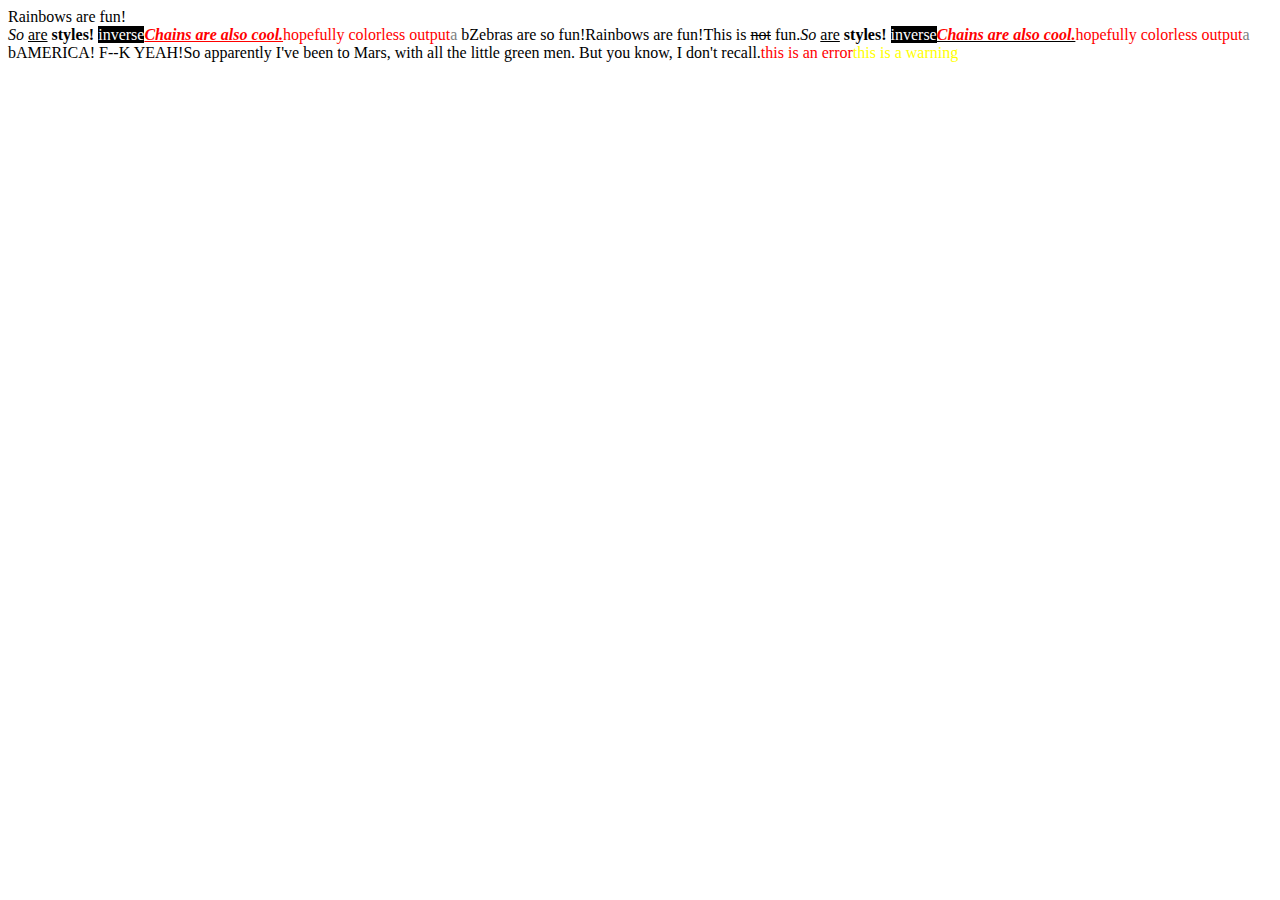
<file: kourosh_karimkhany/node_modules/prompt/node_modules/winston/node_modules/colors/example.html>
<!DOCTYPE HTML>
<html lang="en-us">
  <head>
    <meta http-equiv="Content-type" content="text/html; charset=utf-8">
    <title>Colors Example</title>
    <script src="colors.js"></script>
  </head>
  <body>
    <script>

    var test = colors.red("hopefully colorless output");

    document.write('Rainbows are fun!'.rainbow + '<br/>');
    document.write('So '.italic + 'are'.underline + ' styles! '.bold + 'inverse'.inverse); // styles not widely supported
    document.write('Chains are also cool.'.bold.italic.underline.red); // styles not widely supported
    //document.write('zalgo time!'.zalgo);
    document.write(test.stripColors);
    document.write("a".grey + " b".black);

    document.write("Zebras are so fun!".zebra);

    document.write(colors.rainbow('Rainbows are fun!'));
    document.write("This is " + "not".strikethrough + " fun.");

    document.write(colors.italic('So ') + colors.underline('are') + colors.bold(' styles! ') + colors.inverse('inverse')); // styles not widely supported
    document.write(colors.bold(colors.italic(colors.underline(colors.red('Chains are also cool.'))))); // styles not widely supported
    //document.write(colors.zalgo('zalgo time!'));
    document.write(colors.stripColors(test));
    document.write(colors.grey("a") + colors.black(" b"));

    colors.addSequencer("america", function(letter, i, exploded) {
      if(letter === " ") return letter;
      switch(i%3) {
        case 0: return letter.red;
        case 1: return letter.white;
        case 2: return letter.blue;
      }
    });

    colors.addSequencer("random", (function() {
      var available = ['bold', 'underline', 'italic', 'inverse', 'grey', 'yellow', 'red', 'green', 'blue', 'white', 'cyan', 'magenta'];

      return function(letter, i, exploded) {
        return letter === " " ? letter : letter[available[Math.round(Math.random() * (available.length - 1))]];
      };
    })());

    document.write("AMERICA! F--K YEAH!".america);
    document.write("So apparently I've been to Mars, with all the little green men. But you know, I don't recall.".random);

    //
    // Custom themes
    //

    colors.setTheme({
      silly: 'rainbow',
      input: 'grey',
      verbose: 'cyan',
      prompt: 'grey',
      info: 'green',
      data: 'grey',
      help: 'cyan',
      warn: 'yellow',
      debug: 'blue',
      error: 'red'
    });

    // outputs red text
    document.write("this is an error".error);

    // outputs yellow text
    document.write("this is a warning".warn);

    </script>
  </body>
</html>
</file>
<file: assets/stylesheets/style.css>
body {
	font-family: 'PT Serif', serif;
}

#header {
	text-align: center;
	font-size: 48px;
	margin-bottom: 0px;
	font-weight: bold;
}


table {
	margin: 0 auto;
	width: 1000px;
	border-spacing: 10px;
	table-layout: fixed;
}


td.show {
	background: url('../images/blank.jpg') center no-repeat;
	font-size: 42px;
	text-align: center;
	width: 200px;
	height: 281px;
}

td.hide {
	background: url('../images/back_large.png') center no-repeat;
	width: 200px;
	height: 281px;
	font-size: 0;
}
</file>
<file: arun_sood/css/style.css>
body {
	margin:0;
}

table {
	margin-top:20px;
	margin-left:auto;
	margin-right:auto;
}

td {
	border:#000 3px solid;
	width:170px;
	height:120px;
	font-size:1.5em;
	text-align:center;
	transition:all 0.3s ease-in-out;
}

td:hover {
	cursor:pointer;
	background-color:#DDD;
	transition:all 0.3s ease-in-out;
}

.found {
	background-color:#C9FFCA !important;
}
</file>
<file: Sandi_homework /memory.css>
/* CSS Document */

h1 {
	text-align: center;
}
table {
	width: 100%;
	text-align: center;

}
td {
	height: 100px;
	width: 100px;
	border-radius: 10px;
}

td div {
	height: 100px;
	width: 100px;
	border-radius: 10px;
}

.hide {
	display:none;
}

.noHide {
	display:block;
	background-color: blue;
	display: table-cell;
	vertical-align: middle;
	
}

td:hover{
	background-color: yellow;
}
</file>
<file: myla_baker/memory-css.css>
body {
	background-color: #E0FFFF;
}
p {
	text-align: center;
	font-size: 36px;
	font-family: 'Anton', sans-serif;
}
table {
	border-spacing: 2px;
	border-collapse: separate;
	margin: 50px auto 0 auto;
	border-radius: 30px;
}
tr td {
	border-radius: 30px;
}
.table {
	border: 5px solid #33CCFF;
	width:200px;
	height:200px;
	text-align: center;
	border-radius: 30px;
	background-color: white;
	box-shadow: inset 0 0 0 2px #CCE0E0;
}
.table:hover {
	background-color: 	#E6E6E6; 
}
.matched {
	display: block;
	font-size: 28px;
	padding: 79px 51px;
	font-family: 'Anton', sans-serif;
	border-radius: 25px;
}
.unmatched {
	display: none;
	font-size: 0px;
}
</file>
<file: kourosh_karimkhany/node_modules/prompt/docs/docco.css>
/*--------------------- Layout and Typography ----------------------------*/
body {
  font-family: 'Palatino Linotype', 'Book Antiqua', Palatino, FreeSerif, serif;
  font-size: 15px;
  line-height: 22px;
  color: #252519;
  margin: 0; padding: 0;
}
a {
  color: #261a3b;
}
  a:visited {
    color: #261a3b;
  }
p {
  margin: 0 0 15px 0;
}
h4, h5, h6 {
  color: #333;
  margin: 6px 0 6px 0;
  font-size: 13px;
}
  h2, h3 {
    margin-bottom: 0;
    color: #000;
  }
    h1 {
      margin-top: 40px;
      margin-bottom: 15px;
      color: #000;
    }
#container {
  position: relative;
}
#background {
  position: fixed;
  top: 0; left: 525px; right: 0; bottom: 0;
  background: #f5f5ff;
  border-left: 1px solid #e5e5ee;
  z-index: -1;
}
#jump_to, #jump_page {
  background: white;
  -webkit-box-shadow: 0 0 25px #777; -moz-box-shadow: 0 0 25px #777;
  -webkit-border-bottom-left-radius: 5px; -moz-border-radius-bottomleft: 5px;
  font: 10px Arial;
  text-transform: uppercase;
  cursor: pointer;
  text-align: right;
}
#jump_to, #jump_wrapper {
  position: fixed;
  right: 0; top: 0;
  padding: 5px 10px;
}
  #jump_wrapper {
    padding: 0;
    display: none;
  }
    #jump_to:hover #jump_wrapper {
      display: block;
    }
    #jump_page {
      padding: 5px 0 3px;
      margin: 0 0 25px 25px;
    }
      #jump_page .source {
        display: block;
        padding: 5px 10px;
        text-decoration: none;
        border-top: 1px solid #eee;
      }
        #jump_page .source:hover {
          background: #f5f5ff;
        }
        #jump_page .source:first-child {
        }
table td {
  border: 0;
  outline: 0;
}
  td.docs, th.docs {
    max-width: 450px;
    min-width: 450px;
    min-height: 5px;
    padding: 10px 25px 1px 50px;
    overflow-x: hidden;
    vertical-align: top;
    text-align: left;
  }
    .docs pre {
      margin: 15px 0 15px;
      padding-left: 15px;
    }
    .docs p tt, .docs p code {
      background: #f8f8ff;
      border: 1px solid #dedede;
      font-size: 12px;
      padding: 0 0.2em;
    }
    .pilwrap {
      position: relative;
    }
      .pilcrow {
        font: 12px Arial;
        text-decoration: none;
        color: #454545;
        position: absolute;
        top: 3px; left: -20px;
        padding: 1px 2px;
        opacity: 0;
        -webkit-transition: opacity 0.2s linear;
      }
        td.docs:hover .pilcrow {
          opacity: 1;
        }
  td.code, th.code {
    padding: 14px 15px 16px 25px;
    width: 100%;
    vertical-align: top;
    background: #f5f5ff;
    border-left: 1px solid #e5e5ee;
  }
    pre, tt, code {
      font-size: 12px; line-height: 18px;
      font-family: Menlo, Monaco, Consolas, "Lucida Console", monospace;
      margin: 0; padding: 0;
    }


/*---------------------- Syntax Highlighting -----------------------------*/
td.linenos { background-color: #f0f0f0; padding-right: 10px; }
span.lineno { background-color: #f0f0f0; padding: 0 5px 0 5px; }
body .hll { background-color: #ffffcc }
body .c { color: #408080; font-style: italic }  /* Comment */
body .err { border: 1px solid #FF0000 }         /* Error */
body .k { color: #954121 }                      /* Keyword */
body .o { color: #666666 }                      /* Operator */
body .cm { color: #408080; font-style: italic } /* Comment.Multiline */
body .cp { color: #BC7A00 }                     /* Comment.Preproc */
body .c1 { color: #408080; font-style: italic } /* Comment.Single */
body .cs { color: #408080; font-style: italic } /* Comment.Special */
body .gd { color: #A00000 }                     /* Generic.Deleted */
body .ge { font-style: italic }                 /* Generic.Emph */
body .gr { color: #FF0000 }                     /* Generic.Error */
body .gh { color: #000080; font-weight: bold }  /* Generic.Heading */
body .gi { color: #00A000 }                     /* Generic.Inserted */
body .go { color: #808080 }                     /* Generic.Output */
body .gp { color: #000080; font-weight: bold }  /* Generic.Prompt */
body .gs { font-weight: bold }                  /* Generic.Strong */
body .gu { color: #800080; font-weight: bold }  /* Generic.Subheading */
body .gt { color: #0040D0 }                     /* Generic.Traceback */
body .kc { color: #954121 }                     /* Keyword.Constant */
body .kd { color: #954121; font-weight: bold }  /* Keyword.Declaration */
body .kn { color: #954121; font-weight: bold }  /* Keyword.Namespace */
body .kp { color: #954121 }                     /* Keyword.Pseudo */
body .kr { color: #954121; font-weight: bold }  /* Keyword.Reserved */
body .kt { color: #B00040 }                     /* Keyword.Type */
body .m { color: #666666 }                      /* Literal.Number */
body .s { color: #219161 }                      /* Literal.String */
body .na { color: #7D9029 }                     /* Name.Attribute */
body .nb { color: #954121 }                     /* Name.Builtin */
body .nc { color: #0000FF; font-weight: bold }  /* Name.Class */
body .no { color: #880000 }                     /* Name.Constant */
body .nd { color: #AA22FF }                     /* Name.Decorator */
body .ni { color: #999999; font-weight: bold }  /* Name.Entity */
body .ne { color: #D2413A; font-weight: bold }  /* Name.Exception */
body .nf { color: #0000FF }                     /* Name.Function */
body .nl { color: #A0A000 }                     /* Name.Label */
body .nn { color: #0000FF; font-weight: bold }  /* Name.Namespace */
body .nt { color: #954121; font-weight: bold }  /* Name.Tag */
body .nv { color: #19469D }                     /* Name.Variable */
body .ow { color: #AA22FF; font-weight: bold }  /* Operator.Word */
body .w { color: #bbbbbb }                      /* Text.Whitespace */
body .mf { color: #666666 }                     /* Literal.Number.Float */
body .mh { color: #666666 }                     /* Literal.Number.Hex */
body .mi { color: #666666 }                     /* Literal.Number.Integer */
body .mo { color: #666666 }                     /* Literal.Number.Oct */
body .sb { color: #219161 }                     /* Literal.String.Backtick */
body .sc { color: #219161 }                     /* Literal.String.Char */
body .sd { color: #219161; font-style: italic } /* Literal.String.Doc */
body .s2 { color: #219161 }                     /* Literal.String.Double */
body .se { color: #BB6622; font-weight: bold }  /* Literal.String.Escape */
body .sh { color: #219161 }                     /* Literal.String.Heredoc */
body .si { color: #BB6688; font-weight: bold }  /* Literal.String.Interpol */
body .sx { color: #954121 }                     /* Literal.String.Other */
body .sr { color: #BB6688 }                     /* Literal.String.Regex */
body .s1 { color: #219161 }                     /* Literal.String.Single */
body .ss { color: #19469D }                     /* Literal.String.Symbol */
body .bp { color: #954121 }                     /* Name.Builtin.Pseudo */
body .vc { color: #19469D }                     /* Name.Variable.Class */
body .vg { color: #19469D }                     /* Name.Variable.Global */
body .vi { color: #19469D }                     /* Name.Variable.Instance */
body .il { color: #666666 }                     /* Literal.Number.Integer.Long */
</file>
<file: kourosh_karimkhany/node_modules/prompt/node_modules/pkginfo/docs/docco.css>
/*--------------------- Layout and Typography ----------------------------*/
body {
  font-family: 'Palatino Linotype', 'Book Antiqua', Palatino, FreeSerif, serif;
  font-size: 15px;
  line-height: 22px;
  color: #252519;
  margin: 0; padding: 0;
}
a {
  color: #261a3b;
}
  a:visited {
    color: #261a3b;
  }
p {
  margin: 0 0 15px 0;
}
h4, h5, h6 {
  color: #333;
  margin: 6px 0 6px 0;
  font-size: 13px;
}
  h2, h3 {
    margin-bottom: 0;
    color: #000;
  }
    h1 {
      margin-top: 40px;
      margin-bottom: 15px;
      color: #000;
    }
#container {
  position: relative;
}
#background {
  position: fixed;
  top: 0; left: 525px; right: 0; bottom: 0;
  background: #f5f5ff;
  border-left: 1px solid #e5e5ee;
  z-index: -1;
}
#jump_to, #jump_page {
  background: white;
  -webkit-box-shadow: 0 0 25px #777; -moz-box-shadow: 0 0 25px #777;
  -webkit-border-bottom-left-radius: 5px; -moz-border-radius-bottomleft: 5px;
  font: 10px Arial;
  text-transform: uppercase;
  cursor: pointer;
  text-align: right;
}
#jump_to, #jump_wrapper {
  position: fixed;
  right: 0; top: 0;
  padding: 5px 10px;
}
  #jump_wrapper {
    padding: 0;
    display: none;
  }
    #jump_to:hover #jump_wrapper {
      display: block;
    }
    #jump_page {
      padding: 5px 0 3px;
      margin: 0 0 25px 25px;
    }
      #jump_page .source {
        display: block;
        padding: 5px 10px;
        text-decoration: none;
        border-top: 1px solid #eee;
      }
        #jump_page .source:hover {
          background: #f5f5ff;
        }
        #jump_page .source:first-child {
        }
table td {
  border: 0;
  outline: 0;
}
  td.docs, th.docs {
    max-width: 450px;
    min-width: 450px;
    min-height: 5px;
    padding: 10px 25px 1px 50px;
    overflow-x: hidden;
    vertical-align: top;
    text-align: left;
  }
    .docs pre {
      margin: 15px 0 15px;
      padding-left: 15px;
    }
    .docs p tt, .docs p code {
      background: #f8f8ff;
      border: 1px solid #dedede;
      font-size: 12px;
      padding: 0 0.2em;
    }
    .pilwrap {
      position: relative;
    }
      .pilcrow {
        font: 12px Arial;
        text-decoration: none;
        color: #454545;
        position: absolute;
        top: 3px; left: -20px;
        padding: 1px 2px;
        opacity: 0;
        -webkit-transition: opacity 0.2s linear;
      }
        td.docs:hover .pilcrow {
          opacity: 1;
        }
  td.code, th.code {
    padding: 14px 15px 16px 25px;
    width: 100%;
    vertical-align: top;
    background: #f5f5ff;
    border-left: 1px solid #e5e5ee;
  }
    pre, tt, code {
      font-size: 12px; line-height: 18px;
      font-family: Menlo, Monaco, Consolas, "Lucida Console", monospace;
      margin: 0; padding: 0;
    }


/*---------------------- Syntax Highlighting -----------------------------*/
td.linenos { background-color: #f0f0f0; padding-right: 10px; }
span.lineno { background-color: #f0f0f0; padding: 0 5px 0 5px; }
body .hll { background-color: #ffffcc }
body .c { color: #408080; font-style: italic }  /* Comment */
body .err { border: 1px solid #FF0000 }         /* Error */
body .k { color: #954121 }                      /* Keyword */
body .o { color: #666666 }                      /* Operator */
body .cm { color: #408080; font-style: italic } /* Comment.Multiline */
body .cp { color: #BC7A00 }                     /* Comment.Preproc */
body .c1 { color: #408080; font-style: italic } /* Comment.Single */
body .cs { color: #408080; font-style: italic } /* Comment.Special */
body .gd { color: #A00000 }                     /* Generic.Deleted */
body .ge { font-style: italic }                 /* Generic.Emph */
body .gr { color: #FF0000 }                     /* Generic.Error */
body .gh { color: #000080; font-weight: bold }  /* Generic.Heading */
body .gi { color: #00A000 }                     /* Generic.Inserted */
body .go { color: #808080 }                     /* Generic.Output */
body .gp { color: #000080; font-weight: bold }  /* Generic.Prompt */
body .gs { font-weight: bold }                  /* Generic.Strong */
body .gu { color: #800080; font-weight: bold }  /* Generic.Subheading */
body .gt { color: #0040D0 }                     /* Generic.Traceback */
body .kc { color: #954121 }                     /* Keyword.Constant */
body .kd { color: #954121; font-weight: bold }  /* Keyword.Declaration */
body .kn { color: #954121; font-weight: bold }  /* Keyword.Namespace */
body .kp { color: #954121 }                     /* Keyword.Pseudo */
body .kr { color: #954121; font-weight: bold }  /* Keyword.Reserved */
body .kt { color: #B00040 }                     /* Keyword.Type */
body .m { color: #666666 }                      /* Literal.Number */
body .s { color: #219161 }                      /* Literal.String */
body .na { color: #7D9029 }                     /* Name.Attribute */
body .nb { color: #954121 }                     /* Name.Builtin */
body .nc { color: #0000FF; font-weight: bold }  /* Name.Class */
body .no { color: #880000 }                     /* Name.Constant */
body .nd { color: #AA22FF }                     /* Name.Decorator */
body .ni { color: #999999; font-weight: bold }  /* Name.Entity */
body .ne { color: #D2413A; font-weight: bold }  /* Name.Exception */
body .nf { color: #0000FF }                     /* Name.Function */
body .nl { color: #A0A000 }                     /* Name.Label */
body .nn { color: #0000FF; font-weight: bold }  /* Name.Namespace */
body .nt { color: #954121; font-weight: bold }  /* Name.Tag */
body .nv { color: #19469D }                     /* Name.Variable */
body .ow { color: #AA22FF; font-weight: bold }  /* Operator.Word */
body .w { color: #bbbbbb }                      /* Text.Whitespace */
body .mf { color: #666666 }                     /* Literal.Number.Float */
body .mh { color: #666666 }                     /* Literal.Number.Hex */
body .mi { color: #666666 }                     /* Literal.Number.Integer */
body .mo { color: #666666 }                     /* Literal.Number.Oct */
body .sb { color: #219161 }                     /* Literal.String.Backtick */
body .sc { color: #219161 }                     /* Literal.String.Char */
body .sd { color: #219161; font-style: italic } /* Literal.String.Doc */
body .s2 { color: #219161 }                     /* Literal.String.Double */
body .se { color: #BB6622; font-weight: bold }  /* Literal.String.Escape */
body .sh { color: #219161 }                     /* Literal.String.Heredoc */
body .si { color: #BB6688; font-weight: bold }  /* Literal.String.Interpol */
body .sx { color: #954121 }                     /* Literal.String.Other */
body .sr { color: #BB6688 }                     /* Literal.String.Regex */
body .s1 { color: #219161 }                     /* Literal.String.Single */
body .ss { color: #19469D }                     /* Literal.String.Symbol */
body .bp { color: #954121 }                     /* Name.Builtin.Pseudo */
body .vc { color: #19469D }                     /* Name.Variable.Class */
body .vg { color: #19469D }                     /* Name.Variable.Global */
body .vi { color: #19469D }                     /* Name.Variable.Instance */
body .il { color: #666666 }                     /* Literal.Number.Integer.Long */
</file>
